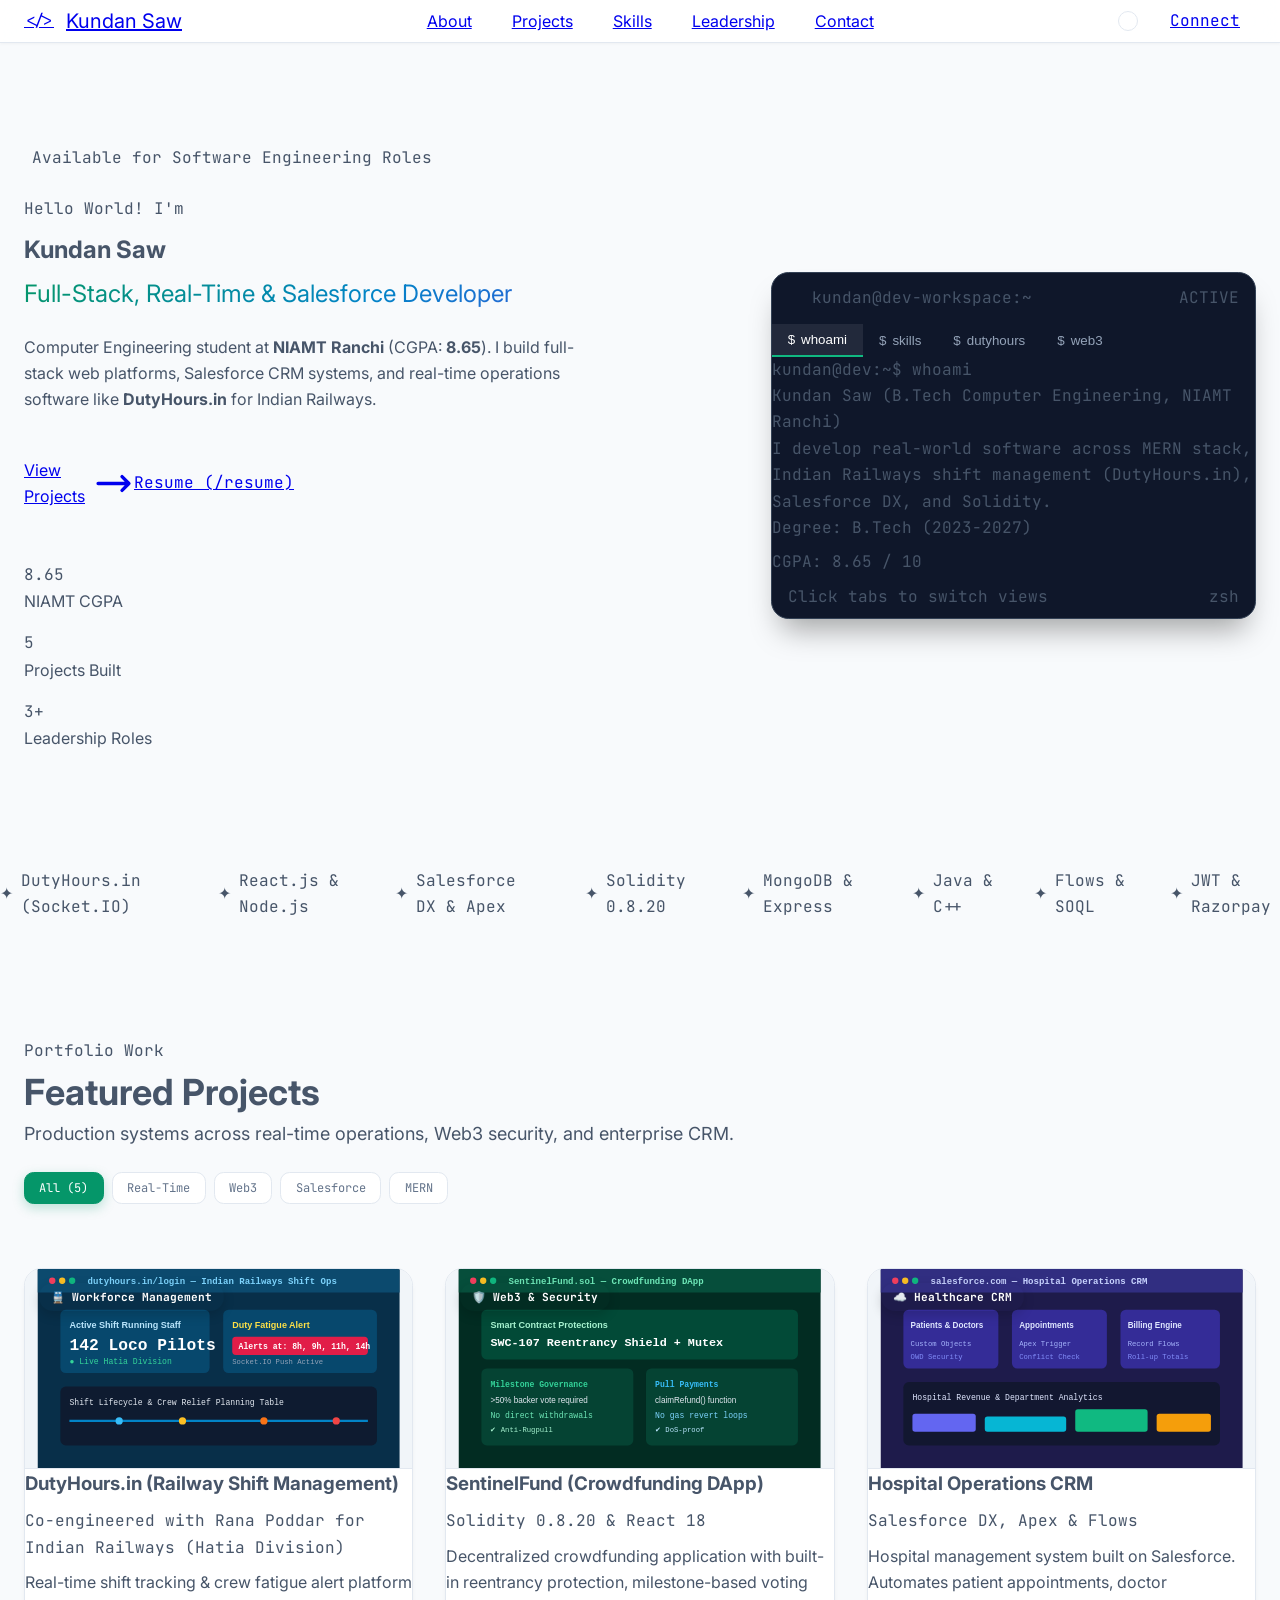
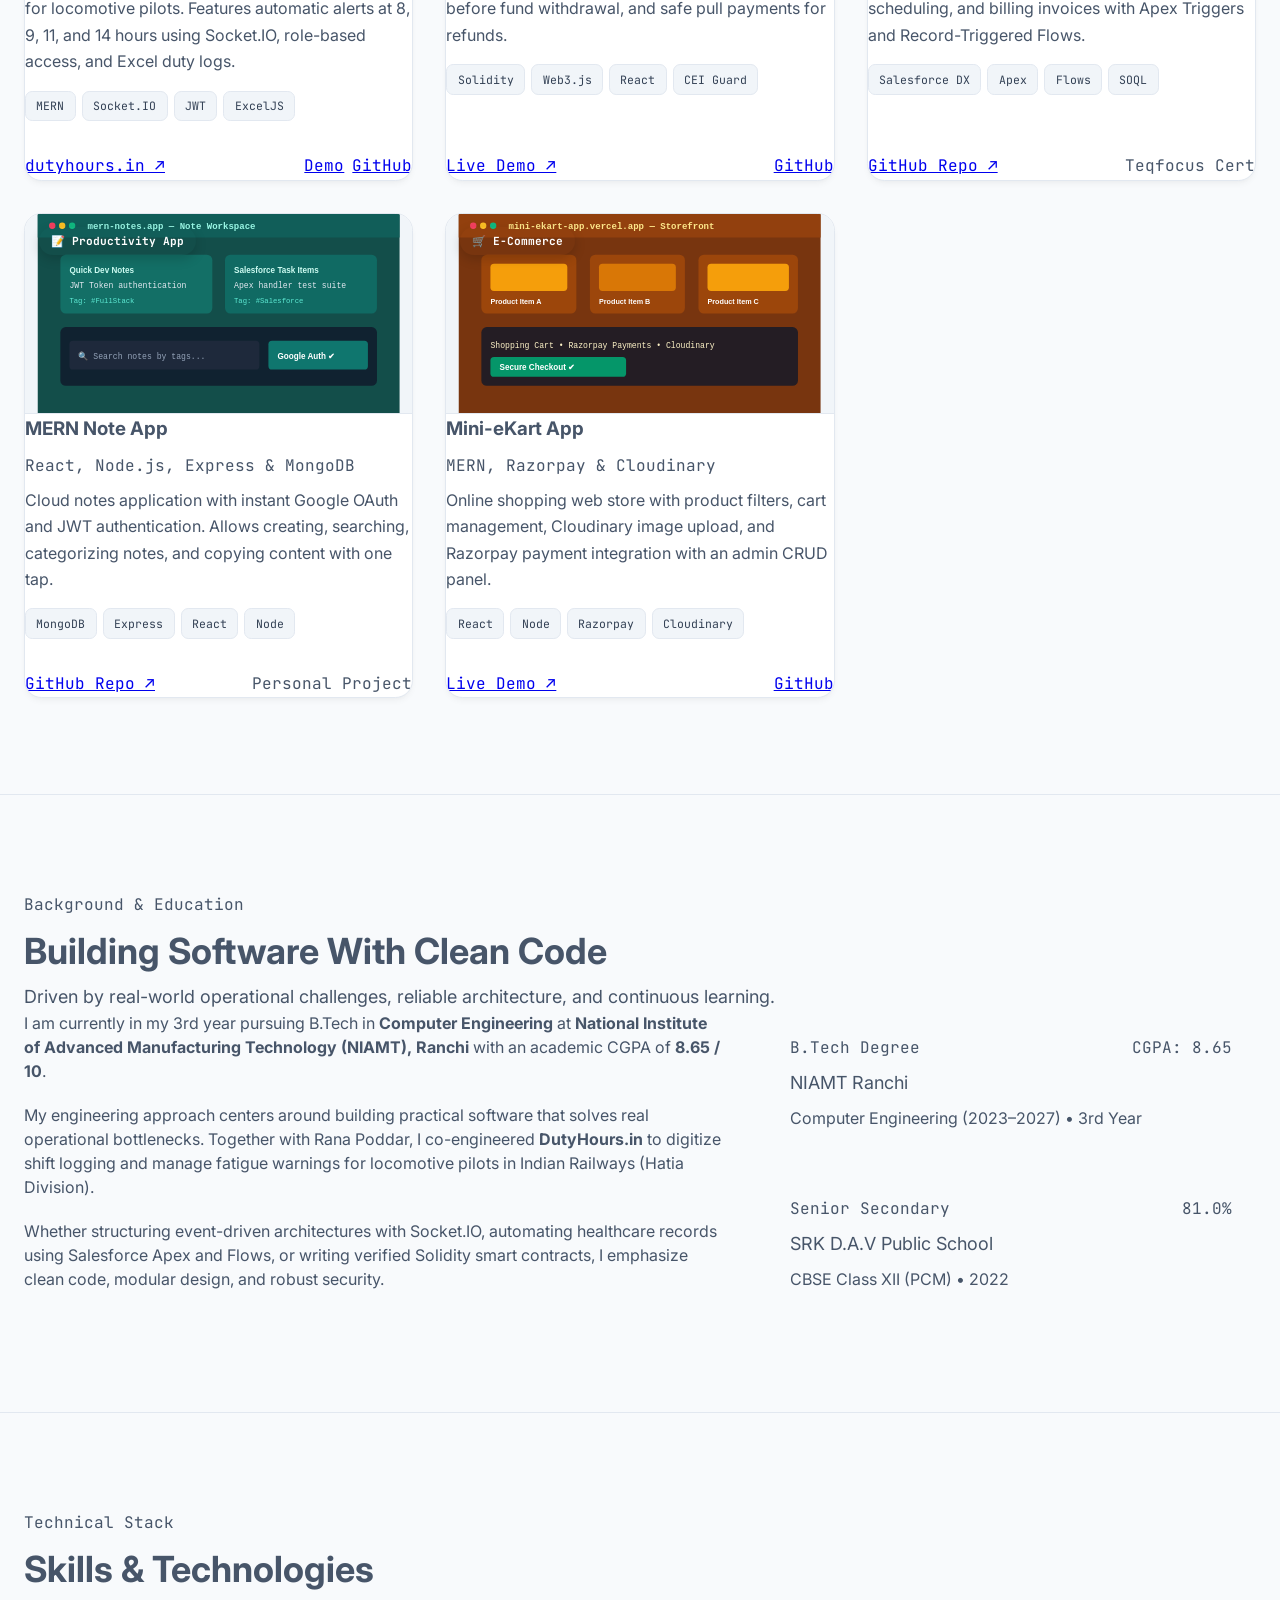
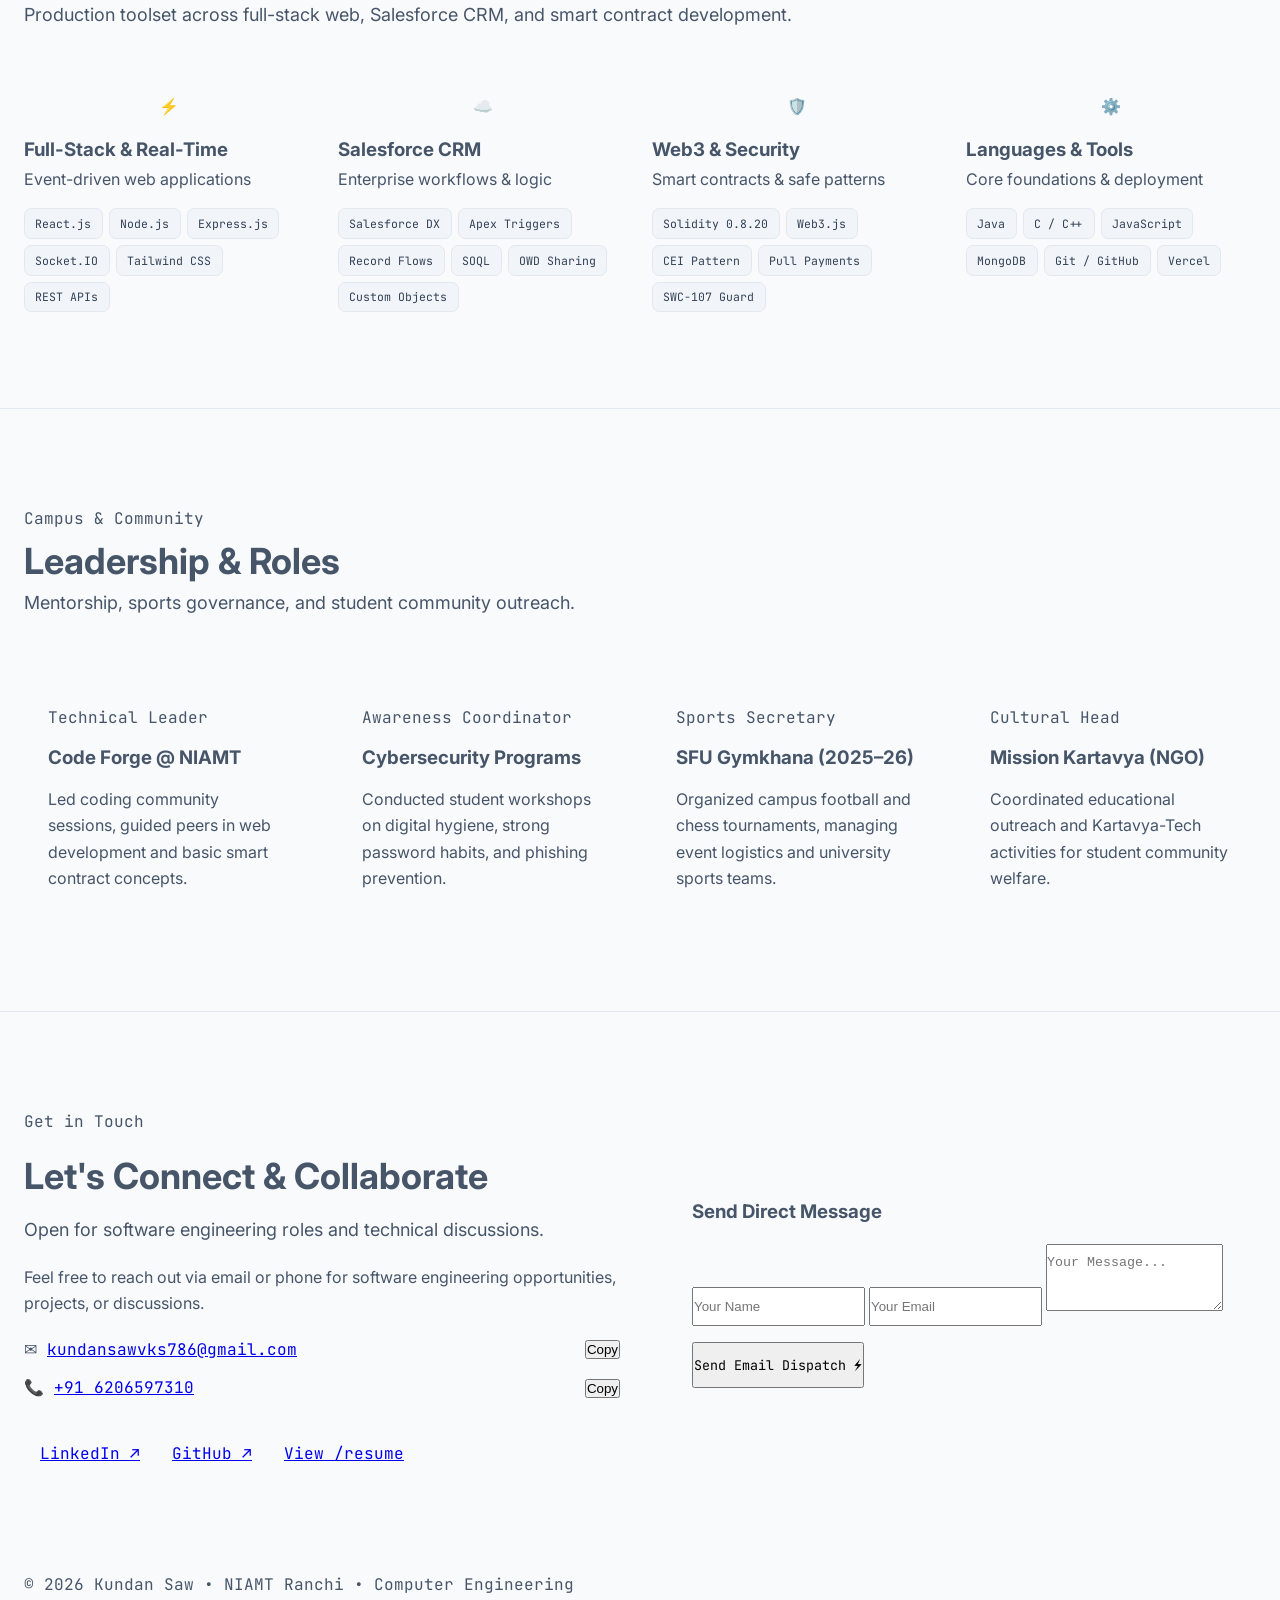
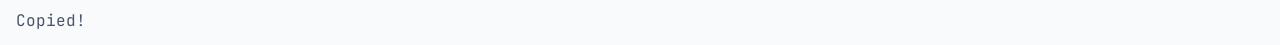
<file: index.html>
<!DOCTYPE html>
<html lang="en" class="scroll-smooth">
<head>
  <meta charset="UTF-8">
  <meta name="viewport" content="width=device-width, initial-scale=1.0">
  <title>Kundan Saw | Full-Stack & Salesforce Developer</title>
  
  <!-- SEO & OpenGraph -->
  <meta name="description" content="Portfolio of Kundan Saw: Computer Engineering at NIAMT Ranchi, building scalable web apps, Salesforce systems, and real-time platforms like DutyHours.in.">
  <meta name="author" content="Kundan Saw">
  
  <meta property="og:type" content="website">
  <meta property="og:url" content="https://kundan62065.github.io/">
  <link rel="canonical" href="https://kundan62065.github.io/">
  <meta property="og:title" content="Kundan Saw | Portfolio">
  <meta property="og:description" content="Projects include DutyHours.in (Railway Shift Management), SentinelFund Web3 DApp, and Salesforce Hospital CRM.">

  <!-- Favicon -->
  <link rel="icon" href="data:image/svg+xml,<svg xmlns=%22http://www.w3.org/2000/svg%22 viewBox=%220%22%20%22100%22%20%22100%22><text y=%22.9em%22 font-size=%2290%22>⚡</text></svg>">

  <!-- Fonts: Inter & JetBrains Mono -->
  <link rel="preconnect" href="https://fonts.googleapis.com">
  <link rel="preconnect" href="https://fonts.gstatic.com" crossorigin>
  <link href="https://fonts.googleapis.com/css2?family=Inter:wght@400;500;600;700;800&family=JetBrains+Mono:wght@400;500;600;700&display=swap" rel="stylesheet">

  <link rel="stylesheet" href="styles.css">
</head>
<body>

  <!-- STICKY HEADER (Neat, clean, and properly spaced) -->
  <header id="mainHeader">
    <div class="max-w-7xl mx-auto px-6 sm:px-8 lg:px-12 h-20 flex items-center justify-between">
      
      <!-- Brand Logo (Clean: No extra developer portfolio subtitle) -->
      <a href="#hero" class="flex items-center gap-3 group">
        <span class="w-10 h-10 rounded-xl bg-emerald-500/10 border border-emerald-500/30 flex items-center justify-center font-mono font-bold text-emerald-600 dark:text-emerald-400 text-sm group-hover:scale-105 transition-transform shadow-sm">
          &lt;/&gt;
        </span>
        <span class="font-extrabold text-lg sm:text-xl tracking-tight text-slate-900 dark:text-white">
          Kundan Saw
        </span>
      </a>

      <!-- Desktop Nav (Clean generous spacing) -->
      <nav class="hidden md:flex items-center gap-10 text-sm font-semibold text-slate-600 dark:text-slate-300">
        <a href="#about" class="hover:text-emerald-600 dark:hover:text-emerald-400 transition-colors">About</a>
        <a href="#projects" class="hover:text-emerald-600 dark:hover:text-emerald-400 transition-colors">Projects</a>
        <a href="#skills" class="hover:text-emerald-600 dark:hover:text-emerald-400 transition-colors">Skills</a>
        <a href="#leadership" class="hover:text-emerald-600 dark:hover:text-emerald-400 transition-colors">Leadership</a>
        <a href="#contact" class="hover:text-emerald-600 dark:hover:text-emerald-400 transition-colors">Contact</a>
      </nav>

      <!-- Right Header Actions (Spaced & Aligned) -->
      <div class="flex items-center gap-4 sm:gap-5">
        
        <!-- Day / Night Toggle Button -->
        <button id="themeToggleBtn" class="theme-toggle-btn" aria-label="Toggle Day and Night theme" title="Toggle Light / Dark mode">
          <!-- Sun Icon (Shown in Dark Mode) -->
          <svg id="sunIcon" class="w-5 h-5 text-amber-400 hidden" fill="none" stroke="currentColor" viewBox="0 0 24 24">
            <path stroke-linecap="round" stroke-linejoin="round" stroke-width="2" d="M12 3v1m0 16v1m9-9h-1M4 9H3m15.364 6.364l-.707-.707M6.343 6.343l-.707-.707m12.728 0l-.707.707M6.343 17.657l-.707.707M16 12a4 4 0 11-8 0 4 4 0 018 0z"></path>
          </svg>
          <!-- Moon Icon (Shown in Light Mode) -->
          <svg id="moonIcon" class="w-5 h-5 text-slate-700" fill="none" stroke="currentColor" viewBox="0 0 24 24">
            <path stroke-linecap="round" stroke-linejoin="round" stroke-width="2" d="M20.354 15.354A9 9 0 018.646 3.646 9.003 9.003 0 0012 21a9.003 9.003 0 008.354-5.646z"></path>
          </svg>
        </button>

        <a href="resume.html" class="hidden sm:inline-flex px-4 py-2 text-xs font-mono font-bold rounded-lg border border-slate-300 dark:border-slate-700 bg-white dark:bg-slate-800 text-slate-800 dark:text-slate-200 hover:border-emerald-500 shadow-sm transition-all">
          /resume
        </a>

        <a href="#contact" class="px-4 py-2 text-xs font-bold rounded-lg bg-emerald-600 hover:bg-emerald-700 text-white font-mono shadow-sm transition-all">
          Connect
        </a>

        <!-- Mobile Menu Toggle -->
        <button id="mobileMenuBtn" class="md:hidden p-2 rounded-lg border border-slate-200 dark:border-slate-800 text-slate-700 dark:text-slate-300">
          <svg class="w-5 h-5" fill="none" stroke="currentColor" viewBox="0 0 24 24">
            <path stroke-linecap="round" stroke-linejoin="round" stroke-width="2" d="M4 6h16M4 12h16M4 18h16"></path>
          </svg>
        </button>

      </div>

    </div>

    <!-- Mobile Drawer -->
    <div id="mobileDrawer" class="hidden md:hidden px-6 pt-3 pb-5 bg-white dark:bg-slate-900 border-b border-slate-200 dark:border-slate-800 space-y-3 text-sm font-semibold">
      <a href="#about" class="block py-1 text-slate-700 dark:text-slate-300 hover:text-emerald-600">About</a>
      <a href="#projects" class="block py-1 text-slate-700 dark:text-slate-300 hover:text-emerald-600">Projects</a>
      <a href="#skills" class="block py-1 text-slate-700 dark:text-slate-300 hover:text-emerald-600">Skills</a>
      <a href="#leadership" class="block py-1 text-slate-700 dark:text-slate-300 hover:text-emerald-600">Leadership</a>
      <a href="#contact" class="block py-1 text-slate-700 dark:text-slate-300 hover:text-emerald-600">Contact</a>
      <a href="resume.html" class="block py-1 text-emerald-600 font-mono">View /resume.html</a>
    </div>
  </header>

  <main>

    <!-- HERO SECTION -->
    <section id="hero" class="max-w-7xl mx-auto px-6 sm:px-8 lg:px-12 py-16 lg:py-24">
      <div class="grid grid-cols-1 lg:grid-cols-12 gap-12 lg:gap-16 items-center">
        
        <!-- Left Hero Content -->
        <div class="lg:col-span-7 space-y-6">
          
          <div class="inline-flex items-center gap-2 px-3.5 py-1.5 rounded-full bg-emerald-500/10 border border-emerald-500/25 text-emerald-700 dark:text-emerald-400 text-xs font-mono font-bold tracking-wide">
            <span class="w-2.5 h-2.5 rounded-full bg-emerald-600 dark:bg-emerald-400"></span>
            Available for Software Engineering Roles
          </div>

          <div class="space-y-2">
            <p class="font-mono text-sm text-slate-500 dark:text-slate-400 font-medium">Hello World! I'm</p>
            <h1 class="text-4xl sm:text-5xl font-extrabold text-slate-900 dark:text-white tracking-tight">
              Kundan Saw
            </h1>
            <p class="text-xl sm:text-2xl font-bold gradient-text pt-1">
              Full-Stack, Real-Time &amp; Salesforce Developer
            </p>
          </div>

          <p class="text-base text-slate-600 dark:text-slate-300 leading-relaxed max-w-xl">
            Computer Engineering student at <strong>NIAMT Ranchi</strong> (CGPA: <strong>8.65</strong>). I build full-stack web platforms, Salesforce CRM systems, and real-time operations software like <strong>DutyHours.in</strong> for Indian Railways.
          </p>

          <!-- Action Buttons -->
          <div class="flex flex-wrap items-center gap-3.5 pt-2">
            <a href="#projects" class="px-5 py-3 rounded-xl bg-emerald-600 hover:bg-emerald-700 text-white font-bold text-xs sm:text-sm tracking-wide shadow-sm transition-all flex items-center gap-2">
              <span>View Projects</span>
              <svg class="w-4 h-4" fill="none" stroke="currentColor" viewBox="0 0 24 24"><path stroke-linecap="round" stroke-linejoin="round" stroke-width="2" d="M17 8l4 4m0 0l-4 4m4-4H3"></path></svg>
            </a>

            <a href="resume.html" class="px-5 py-3 rounded-xl border border-slate-300 dark:border-slate-700 bg-white dark:bg-slate-800 text-slate-800 dark:text-slate-200 hover:border-emerald-500 font-mono text-xs sm:text-sm font-semibold transition-all">
              Resume (/resume)
            </a>

            <a href="https://github.com/Kundan62065" target="_blank" rel="noopener noreferrer" class="p-3 rounded-xl border border-slate-300 dark:border-slate-700 bg-white dark:bg-slate-800 text-slate-700 dark:text-slate-200 hover:text-black dark:hover:text-white transition-all" aria-label="GitHub">
              <svg class="w-5 h-5 fill-current" viewBox="0 0 24 24"><path d="M12 0C5.37 0 0 5.37 0 12c0 5.31 3.435 9.795 8.205 11.385.6.105.825-.255.825-.57 0-.285-.015-1.23-.015-2.235-3.015.555-3.795-.735-4.035-1.41-.135-.345-.72-1.41-1.23-1.695-.42-.225-1.02-.78-.015-.795.945-.015 1.62.87 1.845 1.23 1.08 1.815 2.805 1.305 3.495.99.105-.78.42-1.305.765-1.605-2.67-.3-5.46-1.335-5.46-5.925 0-1.305.465-2.385 1.23-3.225-.12-.3-.54-1.53.12-3.18 0 0 1.005-.315 3.3 1.23.96-.27 1.98-.405 3-.405s2.04.135 3 .405c2.295-1.56 3.3-1.23 3.3-1.23.66 1.65.24 2.88.12 3.18.765.84 1.23 1.905 1.23 3.225 0 4.605-2.805 5.625-5.475 5.925.435.375.81 1.095.81 2.22 0 1.605-.015 2.895-.015 3.3 0 .315.225.69.825.57A12.02 12.02 0 0024 12c0-6.63-5.37-12-12-12z"/></svg>
            </a>

            <a href="https://www.linkedin.com/in/kundan-saw-35a604284/" target="_blank" rel="noopener noreferrer" class="p-3 rounded-xl border border-slate-300 dark:border-slate-700 bg-white dark:bg-slate-800 text-slate-700 dark:text-slate-200 hover:text-black dark:hover:text-white transition-all" aria-label="LinkedIn">
              <svg class="w-5 h-5 fill-current" viewBox="0 0 24 24"><path d="M19 0h-14c-2.761 0-5 2.239-5 5v14c0 2.761 2.239 5 5 5h14c2.762 0 5-2.239 5-5v-14c0-2.761-2.238-5-5-5zm-11 19h-3v-11h3v11zm-1.5-12.268c-.966 0-1.75-.79-1.75-1.764s.784-1.764 1.75-1.764 1.75.79 1.75 1.764-.783 1.764-1.75 1.764zm13.5 12.268h-3v-5.604c0-3.368-4-3.113-4 0v5.604h-3v-11h3v1.765c1.396-2.586 7-2.777 7 2.476v6.759z"/></svg>
            </a>

            <a href="https://leetcode.com/u/Kundan_kumar-saw0/" target="_blank" rel="noopener noreferrer" class="p-3 rounded-xl border border-slate-300 dark:border-slate-700 bg-white dark:bg-slate-800 text-slate-700 dark:text-slate-200 hover:text-amber-500 transition-all" aria-label="LeetCode">
              <svg class="w-5 h-5 fill-current" viewBox="0 0 24 24"><path d="M13.483 0a1.374 1.374 0 0 0-.961.438L7.116 6.226l-3.854 4.126a5.266 5.266 0 0 0-1.209 2.104 5.35 5.35 0 0 0-.125.513 5.527 5.527 0 0 0 .062 2.362 5.83 5.83 0 0 0 .349 1.017 5.938 5.938 0 0 0 1.271 1.818l4.277 4.193.039.038c2.248 2.165 5.852 2.133 8.063-.074l2.396-2.392c.54-.54.54-1.414.003-1.955a1.378 1.378 0 0 0-1.951-.003l-2.396 2.392a3.021 3.021 0 0 1-4.205.038l-.02-.019-4.276-4.193c-.652-.64-.972-1.469-.948-2.263a2.68 2.68 0 0 1 .666-1.795l3.774-4.04 4.346-4.652c.546-.546.546-1.43 0-1.976A1.378 1.378 0 0 0 13.483 0zm-2.88 5.9a1.376 1.376 0 0 0-1.023.55L4.472 11.9a1.38 1.38 0 1 0 2.062 1.834l5.108-5.45a1.378 1.378 0 0 0-1.039-2.384z"/></svg>
            </a>
          </div>

          <!-- Quick Stats -->
          <div class="grid grid-cols-3 gap-4 pt-4 border-t border-slate-200 dark:border-slate-800">
            <div class="p-3.5 rounded-xl bg-white dark:bg-slate-800 border border-slate-200 dark:border-slate-700 shadow-sm">
              <div class="text-2xl font-bold font-mono text-emerald-600 dark:text-emerald-400">8.65</div>
              <div class="text-xs text-slate-500 dark:text-slate-400 font-medium mt-0.5">NIAMT CGPA</div>
            </div>
            <div class="p-3.5 rounded-xl bg-white dark:bg-slate-800 border border-slate-200 dark:border-slate-700 shadow-sm">
              <div class="text-2xl font-bold font-mono text-cyan-600 dark:text-cyan-400">5</div>
              <div class="text-xs text-slate-500 dark:text-slate-400 font-medium mt-0.5">Projects Built</div>
            </div>
            <div class="p-3.5 rounded-xl bg-white dark:bg-slate-800 border border-slate-200 dark:border-slate-700 shadow-sm">
              <div class="text-2xl font-bold font-mono text-indigo-600 dark:text-indigo-400">3+</div>
              <div class="text-xs text-slate-500 dark:text-slate-400 font-medium mt-0.5">Leadership Roles</div>
            </div>
          </div>

        </div>

        <!-- Right Terminal Window (Interactive) -->
        <div class="lg:col-span-5">
          <div class="terminal-card">
            
            <!-- Terminal Header -->
            <div class="bg-[#1e293b] px-4 py-3 border-b border-slate-700 flex items-center justify-between">
              <div class="flex items-center gap-2">
                <span class="w-3 h-3 rounded-full bg-rose-500 inline-block"></span>
                <span class="w-3 h-3 rounded-full bg-amber-500 inline-block"></span>
                <span class="w-3 h-3 rounded-full bg-emerald-500 inline-block"></span>
                <span class="ml-2 font-mono text-xs text-slate-300">kundan@dev-workspace:~</span>
              </div>
              <span class="font-mono text-[10px] text-emerald-400 bg-emerald-950/60 px-2 py-0.5 rounded border border-emerald-500/30">
                ACTIVE
              </span>
            </div>

            <!-- Terminal Tabs -->
            <div class="flex border-b border-slate-700 bg-[#0f172a] text-xs font-mono">
              <button class="terminal-tab active px-4 py-2 border-r border-slate-700 flex items-center gap-1.5" data-tab="whoami">
                <span class="text-emerald-400">$</span> whoami
              </button>
              <button class="terminal-tab px-4 py-2 border-r border-slate-700 flex items-center gap-1.5" data-tab="skills">
                <span class="text-cyan-400">$</span> skills
              </button>
              <button class="terminal-tab px-4 py-2 border-r border-slate-700 flex items-center gap-1.5" data-tab="railway">
                <span class="text-amber-400">$</span> dutyhours
              </button>
              <button class="terminal-tab px-4 py-2 flex items-center gap-1.5" data-tab="audit">
                <span class="text-indigo-400">$</span> web3
              </button>
            </div>

            <!-- Terminal Screen -->
            <div class="p-5 font-mono text-xs text-slate-200 min-h-[220px]" id="terminalScreen">
              <div class="space-y-2.5">
                <div class="text-slate-400">
                  <span class="text-emerald-400">kundan@dev</span>:<span class="text-cyan-400">~</span>$ whoami
                </div>
                <div class="text-emerald-300 font-semibold text-sm">
                  Kundan Saw (B.Tech Computer Engineering, NIAMT Ranchi)
                </div>
                <p class="text-slate-300 leading-relaxed text-xs">
                  I develop real-world software across MERN stack, Indian Railways shift management (DutyHours.in), Salesforce DX, and Solidity.
                </p>
                <div class="grid grid-cols-2 gap-2 text-xs pt-1 border-t border-slate-800 text-slate-400">
                  <div>Degree: B.Tech (2023-2027)</div>
                  <div>CGPA: 8.65 / 10</div>
                </div>
              </div>
            </div>

            <div class="bg-[#1e293b] px-4 py-2 border-t border-slate-700 flex items-center justify-between text-[11px] font-mono text-slate-400">
              <span>Click tabs to switch views</span>
              <span class="text-emerald-400 font-semibold">zsh</span>
            </div>

          </div>
        </div>

      </div>
    </section>

    <!-- TECH TICKER MARQUEE -->
    <section class="py-5 border-y border-slate-200 dark:border-slate-800 bg-white dark:bg-slate-900 overflow-hidden shadow-sm">
      <div class="flex whitespace-nowrap animate-marquee gap-10 text-xs font-mono font-medium text-slate-600 dark:text-slate-300">
        <span class="flex items-center gap-2"><span class="text-emerald-600 font-bold">✦</span> DutyHours.in (Socket.IO)</span>
        <span class="flex items-center gap-2"><span class="text-cyan-600 font-bold">✦</span> React.js &amp; Node.js</span>
        <span class="flex items-center gap-2"><span class="text-indigo-600 font-bold">✦</span> Salesforce DX &amp; Apex</span>
        <span class="flex items-center gap-2"><span class="text-emerald-600 font-bold">✦</span> Solidity 0.8.20</span>
        <span class="flex items-center gap-2"><span class="text-cyan-600 font-bold">✦</span> MongoDB &amp; Express</span>
        <span class="flex items-center gap-2"><span class="text-indigo-600 font-bold">✦</span> Java &amp; C++</span>
        <span class="flex items-center gap-2"><span class="text-emerald-600 font-bold">✦</span> Flows &amp; SOQL</span>
        <span class="flex items-center gap-2"><span class="text-cyan-600 font-bold">✦</span> JWT &amp; Razorpay</span>
      </div>
    </section>

    <!-- SECTION 1: FEATURED PROJECTS (TUDDU CARDS) -->
    <section id="projects" class="max-w-7xl mx-auto px-6 sm:px-8 lg:px-12 py-24 sm:py-28">
      
      <!-- Section Header with Distinct Title & Subtitle Colors -->
      <div class="flex flex-col md:flex-row md:items-end justify-between gap-6 mb-16">
        <div class="space-y-2">
          <span class="inline-flex items-center gap-1.5 px-3 py-1 rounded-full bg-emerald-50 dark:bg-emerald-950/60 border border-emerald-200 dark:border-emerald-800 text-emerald-700 dark:text-emerald-400 font-mono text-xs font-bold uppercase tracking-wider">
            Portfolio Work
          </span>
          <h2 class="text-3xl sm:text-4xl font-extrabold text-slate-900 dark:text-white tracking-tight">
            Featured Projects
          </h2>
          <!-- Subtitle in Distinct Color (Cyan) -->
          <p class="text-cyan-700 dark:text-cyan-400 font-medium text-base sm:text-lg">
            Production systems across real-time operations, Web3 security, and enterprise CRM.
          </p>
        </div>

        <!-- Filter Tabs -->
        <div class="flex flex-wrap items-center gap-2 font-mono text-xs" id="projectFilter">
          <button class="filter-btn active" data-filter="all">All (5)</button>
          <button class="filter-btn" data-filter="realtime">Real-Time</button>
          <button class="filter-btn" data-filter="web3">Web3</button>
          <button class="filter-btn" data-filter="salesforce">Salesforce</button>
          <button class="filter-btn" data-filter="mern">MERN</button>
        </div>
      </div>

      <!-- Projects Grid (Tuddu Style with Generous Gaps) -->
      <div class="grid grid-cols-1 md:grid-cols-2 lg:grid-cols-3 gap-8 sm:gap-10">

        <!-- 1. TUDDU: DUTYHOURS.IN (RAILWAYS SHIFT MANAGEMENT) -->
        <div class="tuddu-card group" data-category="realtime">
          
          <div class="tuddu-pic-box">
            <span class="toast-badge bg-cyan-600">
              🚆 Workforce Management
            </span>

            <svg class="tuddu-preview-svg" viewBox="0 0 400 220" fill="none" xmlns="http://www.w3.org/2000/svg">
              <rect width="400" height="220" fill="#082f49"/>
              <rect x="0" y="0" width="400" height="26" fill="#0c4a6e"/>
              <circle cx="16" cy="13" r="3.5" fill="#f43f5e"/>
              <circle cx="27" cy="13" r="3.5" fill="#fbbf24"/>
              <circle cx="38" cy="13" r="3.5" fill="#10b981"/>
              <text x="55" y="17" fill="#7dd3fc" font-family="monospace" font-size="10" font-weight="bold">dutyhours.in/login — Indian Railways Shift Ops</text>
              
              <rect x="25" y="45" width="165" height="70" rx="6" fill="#075985" opacity="0.6"/>
              <text x="35" y="65" fill="#bae6fd" font-family="sans-serif" font-size="10" font-weight="bold">Active Shift Running Staff</text>
              <text x="35" y="90" fill="#ffffff" font-family="monospace" font-size="18" font-weight="bold">142 Loco Pilots</text>
              <text x="35" y="105" fill="#34d399" font-family="monospace" font-size="9">● Live Hatia Division</text>

              <rect x="205" y="45" width="170" height="70" rx="6" fill="#075985" opacity="0.6"/>
              <text x="215" y="65" fill="#fde047" font-family="sans-serif" font-size="10" font-weight="bold">Duty Fatigue Alert</text>
              <rect x="215" y="75" width="150" height="20" rx="4" fill="#e11d48"/>
              <text x="222" y="89" fill="#ffffff" font-family="monospace" font-size="9" font-weight="bold">Alerts at: 8h, 9h, 11h, 14h</text>
              <text x="215" y="105" fill="#94a3b8" font-family="monospace" font-size="8">Socket.IO Push Active</text>

              <rect x="25" y="130" width="350" height="65" rx="6" fill="#0f172a" opacity="0.8"/>
              <text x="35" y="150" fill="#e2e8f0" font-family="monospace" font-size="9">Shift Lifecycle &amp; Crew Relief Planning Table</text>
              <line x1="35" y1="168" x2="365" y2="168" stroke="#0284c7" stroke-width="2.5"/>
              <circle cx="90" cy="168" r="4" fill="#38bdf8"/>
              <circle cx="160" cy="168" r="4" fill="#fbbf24"/>
              <circle cx="250" cy="168" r="4" fill="#f97316"/>
              <circle cx="330" cy="168" r="4" fill="#ef4444"/>
            </svg>
          </div>

          <div class="p-6 flex-1 flex flex-col justify-between space-y-4">
            <div class="space-y-2">
              <h3 class="text-lg font-bold text-slate-900 dark:text-white group-hover:text-cyan-600 transition-colors">
                DutyHours.in (Railway Shift Management)
              </h3>
              <!-- Subtitle in Distinct Color (Cyan) -->
              <p class="text-xs text-cyan-700 dark:text-cyan-400 font-mono font-semibold">
                Co-engineered with Rana Poddar for Indian Railways (Hatia Division)
              </p>
              <p class="text-xs sm:text-sm text-slate-600 dark:text-slate-300 leading-relaxed">
                Real-time shift tracking &amp; crew fatigue alert platform for locomotive pilots. Features automatic alerts at 8, 9, 11, and 14 hours using Socket.IO, role-based access, and Excel duty logs.
              </p>

              <div class="flex flex-wrap gap-1.5 pt-2">
                <span class="skill-tag">MERN</span>
                <span class="skill-tag">Socket.IO</span>
                <span class="skill-tag">JWT</span>
                <span class="skill-tag">ExcelJS</span>
              </div>
            </div>

            <div class="pt-4 border-t border-slate-100 dark:border-slate-800 flex items-center justify-between">
              <a href="https://www.dutyhours.in/login" target="_blank" rel="noopener noreferrer" class="px-3.5 py-1.5 rounded-lg bg-cyan-600 hover:bg-cyan-700 text-white font-mono font-bold text-xs flex items-center gap-1.5 shadow-sm transition-all">
                <span>dutyhours.in ↗</span>
              </a>
              <div class="flex items-center gap-2">
                <a href="https://liver-frontend-eight.vercel.app/" target="_blank" rel="noopener noreferrer" class="px-2.5 py-1 rounded-md border border-slate-200 dark:border-slate-700 text-slate-700 dark:text-slate-300 font-mono text-[11px] hover:text-black dark:hover:text-white">
                  Demo
                </a>
                <a href="https://github.com/Kundan62065/R_frontend" target="_blank" rel="noopener noreferrer" class="px-2.5 py-1 rounded-md border border-slate-200 dark:border-slate-700 text-slate-700 dark:text-slate-300 font-mono text-[11px] hover:text-black dark:hover:text-white">
                  GitHub
                </a>
              </div>
            </div>

          </div>
        </div>

        <!-- 2. TUDDU: SENTINELFUND (WEB3 DAPP) -->
        <div class="tuddu-card group" data-category="web3">
          
          <div class="tuddu-pic-box">
            <span class="toast-badge bg-emerald-600">
              🛡️ Web3 &amp; Security
            </span>

            <svg class="tuddu-preview-svg" viewBox="0 0 400 220" fill="none" xmlns="http://www.w3.org/2000/svg">
              <rect width="400" height="220" fill="#022c22"/>
              <rect x="0" y="0" width="400" height="26" fill="#064e3b"/>
              <circle cx="16" cy="13" r="3.5" fill="#f43f5e"/>
              <circle cx="27" cy="13" r="3.5" fill="#fbbf24"/>
              <circle cx="38" cy="13" r="3.5" fill="#10b981"/>
              <text x="55" y="17" fill="#6ee7b7" font-family="monospace" font-size="10" font-weight="bold">SentinelFund.sol — Crowdfunding DApp</text>

              <rect x="25" y="45" width="350" height="55" rx="6" fill="#047857" opacity="0.4"/>
              <text x="35" y="65" fill="#a7f3d0" font-family="sans-serif" font-size="10" font-weight="bold">Smart Contract Protections</text>
              <text x="35" y="85" fill="#ffffff" font-family="monospace" font-size="13" font-weight="bold">SWC-107 Reentrancy Shield + Mutex</text>

              <rect x="25" y="110" width="168" height="85" rx="6" fill="#064e3b" opacity="0.7"/>
              <text x="35" y="130" fill="#34d399" font-family="monospace" font-size="9" font-weight="bold">Milestone Governance</text>
              <text x="35" y="148" fill="#e2e8f0" font-family="sans-serif" font-size="9">&gt;50% backer vote required</text>
              <text x="35" y="165" fill="#6ee7b7" font-family="monospace" font-size="9">No direct withdrawals</text>
              <text x="35" y="180" fill="#a7f3d0" font-family="monospace" font-size="8">✔ Anti-Rugpull</text>

              <rect x="207" y="110" width="168" height="85" rx="6" fill="#064e3b" opacity="0.7"/>
              <text x="217" y="130" fill="#38bdf8" font-family="monospace" font-size="9" font-weight="bold">Pull Payments</text>
              <text x="217" y="148" fill="#e2e8f0" font-family="sans-serif" font-size="9">claimRefund() function</text>
              <text x="217" y="165" fill="#7dd3fc" font-family="monospace" font-size="9">No gas revert loops</text>
              <text x="217" y="180" fill="#bae6fd" font-family="monospace" font-size="8">✔ DoS-proof</text>
            </svg>
          </div>

          <div class="p-6 flex-1 flex flex-col justify-between space-y-4">
            <div class="space-y-2">
              <h3 class="text-lg font-bold text-slate-900 dark:text-white group-hover:text-emerald-600 transition-colors">
                SentinelFund (Crowdfunding DApp)
              </h3>
              <!-- Subtitle in Distinct Color (Emerald) -->
              <p class="text-xs text-emerald-700 dark:text-emerald-400 font-mono font-semibold">
                Solidity 0.8.20 &amp; React 18
              </p>
              <p class="text-xs sm:text-sm text-slate-600 dark:text-slate-300 leading-relaxed">
                Decentralized crowdfunding application with built-in reentrancy protection, milestone-based voting before fund withdrawal, and safe pull payments for refunds.
              </p>

              <div class="flex flex-wrap gap-1.5 pt-2">
                <span class="skill-tag">Solidity</span>
                <span class="skill-tag">Web3.js</span>
                <span class="skill-tag">React</span>
                <span class="skill-tag">CEI Guard</span>
              </div>
            </div>

            <div class="pt-4 border-t border-slate-100 dark:border-slate-800 flex items-center justify-between">
              <a href="https://kundan62065.github.io/crowdfunding-dapp/" target="_blank" rel="noopener noreferrer" class="px-3.5 py-1.5 rounded-lg bg-emerald-600 hover:bg-emerald-700 text-white font-mono font-bold text-xs flex items-center gap-1.5 shadow-sm transition-all">
                <span>Live Demo ↗</span>
              </a>
              <div class="flex items-center gap-2">
                <a href="https://github.com/Kundan62065/crowdfunding-dapp" target="_blank" rel="noopener noreferrer" class="px-2.5 py-1 rounded-md border border-slate-200 dark:border-slate-700 text-slate-700 dark:text-slate-300 font-mono text-[11px] hover:text-black dark:hover:text-white">
                  GitHub
                </a>
              </div>
            </div>

          </div>
        </div>

        <!-- 3. TUDDU: SALESFORCE HOSPITAL MANAGEMENT CRM -->
        <div class="tuddu-card group" data-category="salesforce">
          
          <div class="tuddu-pic-box">
            <span class="toast-badge bg-indigo-600">
              ☁️ Healthcare CRM
            </span>

            <svg class="tuddu-preview-svg" viewBox="0 0 400 220" fill="none" xmlns="http://www.w3.org/2000/svg">
              <rect width="400" height="220" fill="#1e1b4b"/>
              <rect x="0" y="0" width="400" height="26" fill="#312e81"/>
              <circle cx="16" cy="13" r="3.5" fill="#f43f5e"/>
              <circle cx="27" cy="13" r="3.5" fill="#fbbf24"/>
              <circle cx="38" cy="13" r="3.5" fill="#10b981"/>
              <text x="55" y="17" fill="#c7d2fe" font-family="monospace" font-size="10" font-weight="bold">salesforce.com — Hospital Operations CRM</text>

              <rect x="25" y="45" width="105" height="65" rx="6" fill="#4338ca" opacity="0.6"/>
              <text x="33" y="65" fill="#e0e7ff" font-family="sans-serif" font-size="9" font-weight="bold">Patients &amp; Doctors</text>
              <text x="33" y="85" fill="#a5b4fc" font-family="monospace" font-size="8">Custom Objects</text>
              <text x="33" y="100" fill="#818cf8" font-family="monospace" font-size="8">OWD Security</text>

              <rect x="145" y="45" width="105" height="65" rx="6" fill="#4338ca" opacity="0.6"/>
              <text x="153" y="65" fill="#e0e7ff" font-family="sans-serif" font-size="9" font-weight="bold">Appointments</text>
              <text x="153" y="85" fill="#a5b4fc" font-family="monospace" font-size="8">Apex Trigger</text>
              <text x="153" y="100" fill="#818cf8" font-family="monospace" font-size="8">Conflict Check</text>

              <rect x="265" y="45" width="110" height="65" rx="6" fill="#4338ca" opacity="0.6"/>
              <text x="273" y="65" fill="#e0e7ff" font-family="sans-serif" font-size="9" font-weight="bold">Billing Engine</text>
              <text x="273" y="85" fill="#a5b4fc" font-family="monospace" font-size="8">Record Flows</text>
              <text x="273" y="100" fill="#818cf8" font-family="monospace" font-size="8">Roll-up Totals</text>

              <rect x="25" y="125" width="350" height="70" rx="6" fill="#0f172a" opacity="0.8"/>
              <text x="35" y="145" fill="#e0e7ff" font-family="monospace" font-size="9">Hospital Revenue &amp; Department Analytics</text>
              <rect x="35" y="160" width="70" height="20" rx="3" fill="#6366f1"/>
              <rect x="115" y="163" width="90" height="17" rx="3" fill="#06b6d4"/>
              <rect x="215" y="155" width="80" height="25" rx="3" fill="#10b981"/>
              <rect x="305" y="160" width="60" height="20" rx="3" fill="#f59e0b"/>
            </svg>
          </div>

          <div class="p-6 flex-1 flex flex-col justify-between space-y-4">
            <div class="space-y-2">
              <h3 class="text-lg font-bold text-slate-900 dark:text-white group-hover:text-indigo-600 transition-colors">
                Hospital Operations CRM
              </h3>
              <!-- Subtitle in Distinct Color (Indigo) -->
              <p class="text-xs text-indigo-700 dark:text-indigo-400 font-mono font-semibold">
                Salesforce DX, Apex &amp; Flows
              </p>
              <p class="text-xs sm:text-sm text-slate-600 dark:text-slate-300 leading-relaxed">
                Hospital management system built on Salesforce. Automates patient appointments, doctor scheduling, and billing invoices with Apex Triggers and Record-Triggered Flows.
              </p>

              <div class="flex flex-wrap gap-1.5 pt-2">
                <span class="skill-tag">Salesforce DX</span>
                <span class="skill-tag">Apex</span>
                <span class="skill-tag">Flows</span>
                <span class="skill-tag">SOQL</span>
              </div>
            </div>

            <div class="pt-4 border-t border-slate-100 dark:border-slate-800 flex items-center justify-between">
              <a href="https://github.com/Kundan62065/Hospital-Management-Salesforce" target="_blank" rel="noopener noreferrer" class="px-3.5 py-1.5 rounded-lg bg-indigo-600 hover:bg-indigo-700 text-white font-mono font-bold text-xs flex items-center gap-1.5 shadow-sm transition-all">
                <span>GitHub Repo ↗</span>
              </a>
              <span class="text-slate-400 font-mono text-[11px]">Teqfocus Cert</span>
            </div>

          </div>
        </div>

        <!-- 4. TUDDU: MERN NOTE -->
        <div class="tuddu-card group" data-category="mern">
          
          <div class="tuddu-pic-box">
            <span class="toast-badge bg-teal-600">
              📝 Productivity App
            </span>

            <svg class="tuddu-preview-svg" viewBox="0 0 400 220" fill="none" xmlns="http://www.w3.org/2000/svg">
              <rect width="400" height="220" fill="#134e4a"/>
              <rect x="0" y="0" width="400" height="26" fill="#115e59"/>
              <circle cx="16" cy="13" r="3.5" fill="#f43f5e"/>
              <circle cx="27" cy="13" r="3.5" fill="#fbbf24"/>
              <circle cx="38" cy="13" r="3.5" fill="#10b981"/>
              <text x="55" y="17" fill="#99f6e4" font-family="monospace" font-size="10" font-weight="bold">mern-notes.app — Note Workspace</text>

              <rect x="25" y="45" width="168" height="65" rx="6" fill="#14b8a6" opacity="0.3"/>
              <text x="35" y="65" fill="#ccfbf1" font-family="sans-serif" font-size="9" font-weight="bold">Quick Dev Notes</text>
              <text x="35" y="82" fill="#e2e8f0" font-family="monospace" font-size="9">JWT Token authentication</text>
              <text x="35" y="98" fill="#5eead4" font-family="monospace" font-size="8">Tag: #FullStack</text>

              <rect x="207" y="45" width="168" height="65" rx="6" fill="#0d9488" opacity="0.4"/>
              <text x="217" y="65" fill="#ccfbf1" font-family="sans-serif" font-size="9" font-weight="bold">Salesforce Task Items</text>
              <text x="217" y="82" fill="#e2e8f0" font-family="monospace" font-size="9">Apex handler test suite</text>
              <text x="217" y="98" fill="#5eead4" font-family="monospace" font-size="8">Tag: #Salesforce</text>

              <rect x="25" y="125" width="350" height="65" rx="6" fill="#0f172a" opacity="0.8"/>
              <rect x="35" y="140" width="210" height="32" rx="4" fill="#1e293b"/>
              <text x="45" y="160" fill="#94a3b8" font-family="monospace" font-size="9">🔍 Search notes by tags...</text>
              <rect x="255" y="140" width="110" height="32" rx="4" fill="#0f766e"/>
              <text x="265" y="160" fill="#ffffff" font-family="sans-serif" font-size="9" font-weight="bold">Google Auth ✔</text>
            </svg>
          </div>

          <div class="p-6 flex-1 flex flex-col justify-between space-y-4">
            <div class="space-y-2">
              <h3 class="text-lg font-bold text-slate-900 dark:text-white group-hover:text-teal-600 transition-colors">
                MERN Note App
              </h3>
              <!-- Subtitle in Distinct Color (Teal) -->
              <p class="text-xs text-teal-700 dark:text-teal-400 font-mono font-semibold">
                React, Node.js, Express &amp; MongoDB
              </p>
              <p class="text-xs sm:text-sm text-slate-600 dark:text-slate-300 leading-relaxed">
                Cloud notes application with instant Google OAuth and JWT authentication. Allows creating, searching, categorizing notes, and copying content with one tap.
              </p>

              <div class="flex flex-wrap gap-1.5 pt-2">
                <span class="skill-tag">MongoDB</span>
                <span class="skill-tag">Express</span>
                <span class="skill-tag">React</span>
                <span class="skill-tag">Node</span>
              </div>
            </div>

            <div class="pt-4 border-t border-slate-100 dark:border-slate-800 flex items-center justify-between">
              <a href="https://github.com/Kundan62065/mern-jwt-notes-app" target="_blank" rel="noopener noreferrer" class="px-3.5 py-1.5 rounded-lg bg-teal-600 hover:bg-teal-700 text-white font-mono font-bold text-xs flex items-center gap-1.5 shadow-sm transition-all">
                <span>GitHub Repo ↗</span>
              </a>
              <span class="text-slate-400 font-mono text-[11px]">Personal Project</span>
            </div>

          </div>
        </div>

        <!-- 5. TUDDU: MINI EKART -->
        <div class="tuddu-card group" data-category="mern">
          
          <div class="tuddu-pic-box">
            <span class="toast-badge bg-amber-600">
              🛒 E-Commerce
            </span>

            <svg class="tuddu-preview-svg" viewBox="0 0 400 220" fill="none" xmlns="http://www.w3.org/2000/svg">
              <rect width="400" height="220" fill="#78350f"/>
              <rect x="0" y="0" width="400" height="26" fill="#92400e"/>
              <circle cx="16" cy="13" r="3.5" fill="#f43f5e"/>
              <circle cx="27" cy="13" r="3.5" fill="#fbbf24"/>
              <circle cx="38" cy="13" r="3.5" fill="#10b981"/>
              <text x="55" y="17" fill="#fde68a" font-family="monospace" font-size="10" font-weight="bold">mini-ekart-app.vercel.app — Storefront</text>

              <rect x="25" y="45" width="105" height="65" rx="6" fill="#b45309" opacity="0.6"/>
              <rect x="35" y="55" width="85" height="30" rx="4" fill="#f59e0b"/>
              <text x="35" y="100" fill="#ffffff" font-family="sans-serif" font-size="8" font-weight="bold">Product Item A</text>

              <rect x="145" y="45" width="105" height="65" rx="6" fill="#b45309" opacity="0.6"/>
              <rect x="155" y="55" width="85" height="30" rx="4" fill="#d97706"/>
              <text x="155" y="100" fill="#ffffff" font-family="sans-serif" font-size="8" font-weight="bold">Product Item B</text>

              <rect x="265" y="45" width="110" height="65" rx="6" fill="#b45309" opacity="0.6"/>
              <rect x="275" y="55" width="90" height="30" rx="4" fill="#f59e0b"/>
              <text x="275" y="100" fill="#ffffff" font-family="sans-serif" font-size="8" font-weight="bold">Product Item C</text>

              <rect x="25" y="125" width="350" height="65" rx="6" fill="#0f172a" opacity="0.8"/>
              <text x="35" y="148" fill="#fef3c7" font-family="monospace" font-size="9">Shopping Cart • Razorpay Payments • Cloudinary</text>
              <rect x="35" y="158" width="150" height="22" rx="4" fill="#059669"/>
              <text x="45" y="173" fill="#ffffff" font-family="sans-serif" font-size="9" font-weight="bold">Secure Checkout ✔</text>
            </svg>
          </div>

          <div class="p-6 flex-1 flex flex-col justify-between space-y-4">
            <div class="space-y-2">
              <h3 class="text-lg font-bold text-slate-900 dark:text-white group-hover:text-amber-600 transition-colors">
                Mini-eKart App
              </h3>
              <!-- Subtitle in Distinct Color (Amber) -->
              <p class="text-xs text-amber-700 dark:text-amber-400 font-mono font-semibold">
                MERN, Razorpay &amp; Cloudinary
              </p>
              <p class="text-xs sm:text-sm text-slate-600 dark:text-slate-300 leading-relaxed">
                Online shopping web store with product filters, cart management, Cloudinary image upload, and Razorpay payment integration with an admin CRUD panel.
              </p>

              <div class="flex flex-wrap gap-1.5 pt-2">
                <span class="skill-tag">React</span>
                <span class="skill-tag">Node</span>
                <span class="skill-tag">Razorpay</span>
                <span class="skill-tag">Cloudinary</span>
              </div>
            </div>

            <div class="pt-4 border-t border-slate-100 dark:border-slate-800 flex items-center justify-between">
              <a href="https://mini-ekart-app-wv57.vercel.app/" target="_blank" rel="noopener noreferrer" class="px-3.5 py-1.5 rounded-lg bg-amber-600 hover:bg-amber-700 text-white font-mono font-bold text-xs flex items-center gap-1.5 shadow-sm transition-all">
                <span>Live Demo ↗</span>
              </a>
              <a href="https://github.com/Kundan62065/MINI-EKART-APP" target="_blank" rel="noopener noreferrer" class="px-2.5 py-1 rounded-md border border-slate-200 dark:border-slate-700 text-slate-700 dark:text-slate-300 font-mono text-[11px] hover:text-black dark:hover:text-white">
                GitHub
              </a>
            </div>

          </div>
        </div>

      </div>
    </section>

    <!-- SECTION 2: ABOUT SECTION -->
    <section id="about" class="section-divider py-24 sm:py-28">
      <div class="max-w-7xl mx-auto px-6 sm:px-8 lg:px-12">
        <div class="max-w-3xl space-y-3 mb-14">
          <span class="inline-flex items-center gap-1.5 px-3 py-1 rounded-full bg-indigo-50 dark:bg-indigo-950/60 border border-indigo-200 dark:border-indigo-800 text-indigo-700 dark:text-indigo-400 font-mono text-xs font-bold uppercase tracking-wider">
            Background &amp; Education
          </span>
          <h2 class="text-3xl sm:text-4xl font-extrabold text-slate-900 dark:text-white tracking-tight">
            Building Software With Clean Code
          </h2>
          <!-- Subtitle in Distinct Color (Indigo) -->
          <p class="text-indigo-600 dark:text-indigo-400 font-semibold text-base sm:text-lg">
            Driven by real-world operational challenges, reliable architecture, and continuous learning.
          </p>
        </div>

        <div class="grid grid-cols-1 lg:grid-cols-12 gap-10 lg:gap-14 items-start">
          <div class="lg:col-span-7 space-y-5 text-sm sm:text-base text-slate-600 dark:text-slate-300 leading-relaxed">
            <p>
              I am currently in my 3rd year pursuing B.Tech in <strong>Computer Engineering</strong> at <strong>National Institute of Advanced Manufacturing Technology (NIAMT), Ranchi</strong> with an academic CGPA of <strong>8.65 / 10</strong>.
            </p>
            <p>
              My engineering approach centers around building practical software that solves real operational bottlenecks. Together with Rana Poddar, I co-engineered <strong>DutyHours.in</strong> to digitize shift logging and manage fatigue warnings for locomotive pilots in Indian Railways (Hatia Division).
            </p>
            <p>
              Whether structuring event-driven architectures with Socket.IO, automating healthcare records using Salesforce Apex and Flows, or writing verified Solidity smart contracts, I emphasize clean code, modular design, and robust security.
            </p>
          </div>

          <div class="lg:col-span-5 space-y-4">
            <div class="p-5 sm:p-6 rounded-2xl bg-white dark:bg-slate-800 border border-slate-200 dark:border-slate-700 shadow-sm space-y-2">
              <div class="flex items-center justify-between">
                <span class="font-mono text-xs text-emerald-600 dark:text-emerald-400 font-bold uppercase tracking-wider">B.Tech Degree</span>
                <span class="px-2.5 py-0.5 rounded-full bg-emerald-50 dark:bg-emerald-950/60 border border-emerald-300 dark:border-emerald-800 text-emerald-700 dark:text-emerald-400 font-mono text-xs font-bold">CGPA: 8.65</span>
              </div>
              <div class="font-extrabold text-slate-900 dark:text-white text-base sm:text-lg">NIAMT Ranchi</div>
              <div class="text-xs text-slate-500 dark:text-slate-400">Computer Engineering (2023–2027) • 3rd Year</div>
            </div>

            <div class="p-5 sm:p-6 rounded-2xl bg-white dark:bg-slate-800 border border-slate-200 dark:border-slate-700 shadow-sm space-y-2">
              <div class="flex items-center justify-between">
                <span class="font-mono text-xs text-cyan-600 dark:text-cyan-400 font-bold uppercase tracking-wider">Senior Secondary</span>
                <span class="px-2.5 py-0.5 rounded-full bg-cyan-50 dark:bg-cyan-950/60 border border-cyan-300 dark:border-cyan-800 text-cyan-700 dark:text-cyan-400 font-mono text-xs font-bold">81.0%</span>
              </div>
              <div class="font-extrabold text-slate-900 dark:text-white text-base sm:text-lg">SRK D.A.V Public School</div>
              <div class="text-xs text-slate-500 dark:text-slate-400">CBSE Class XII (PCM) • 2022</div>
            </div>
          </div>
        </div>
      </div>
    </section>

    <!-- SECTION 3: SKILLS SECTION (Dedicated section matching header nav) -->
    <section id="skills" class="section-divider py-24 sm:py-28">
      <div class="max-w-7xl mx-auto px-6 sm:px-8 lg:px-12">
        
        <div class="space-y-3 mb-16">
          <span class="inline-flex items-center gap-1.5 px-3 py-1 rounded-full bg-emerald-50 dark:bg-emerald-950/60 border border-emerald-200 dark:border-emerald-800 text-emerald-700 dark:text-emerald-400 font-mono text-xs font-bold uppercase tracking-wider">
            Technical Stack
          </span>
          <h2 class="text-3xl sm:text-4xl font-extrabold text-slate-900 dark:text-white tracking-tight">
            Skills &amp; Technologies
          </h2>
          <!-- Subtitle in Distinct Color (Emerald) -->
          <p class="text-emerald-700 dark:text-emerald-400 font-semibold text-base sm:text-lg">
            Production toolset across full-stack web, Salesforce CRM, and smart contract development.
          </p>
        </div>

        <div class="grid grid-cols-1 md:grid-cols-2 lg:grid-cols-4 gap-6 sm:gap-8">
          
          <!-- Card 1: Web & Real-Time -->
          <div class="p-6 rounded-2xl bg-white dark:bg-slate-800 border border-slate-200 dark:border-slate-700 shadow-sm space-y-4 hover:border-cyan-500 transition-all">
            <div class="w-10 h-10 rounded-xl bg-cyan-500/10 border border-cyan-500/20 flex items-center justify-center text-cyan-600 dark:text-cyan-400 font-bold text-lg">
              ⚡
            </div>
            <div class="space-y-1">
              <h3 class="font-bold text-slate-900 dark:text-white text-base">Full-Stack &amp; Real-Time</h3>
              <p class="text-xs text-cyan-700 dark:text-cyan-400 font-medium">Event-driven web applications</p>
            </div>
            <div class="flex flex-wrap gap-1.5 pt-1">
              <span class="skill-tag">React.js</span>
              <span class="skill-tag">Node.js</span>
              <span class="skill-tag">Express.js</span>
              <span class="skill-tag">Socket.IO</span>
              <span class="skill-tag">Tailwind CSS</span>
              <span class="skill-tag">REST APIs</span>
            </div>
          </div>

          <!-- Card 2: Salesforce Platform -->
          <div class="p-6 rounded-2xl bg-white dark:bg-slate-800 border border-slate-200 dark:border-slate-700 shadow-sm space-y-4 hover:border-indigo-500 transition-all">
            <div class="w-10 h-10 rounded-xl bg-indigo-500/10 border border-indigo-500/20 flex items-center justify-center text-indigo-600 dark:text-indigo-400 font-bold text-lg">
              ☁️
            </div>
            <div class="space-y-1">
              <h3 class="font-bold text-slate-900 dark:text-white text-base">Salesforce CRM</h3>
              <p class="text-xs text-indigo-700 dark:text-indigo-400 font-medium">Enterprise workflows &amp; logic</p>
            </div>
            <div class="flex flex-wrap gap-1.5 pt-1">
              <span class="skill-tag">Salesforce DX</span>
              <span class="skill-tag">Apex Triggers</span>
              <span class="skill-tag">Record Flows</span>
              <span class="skill-tag">SOQL</span>
              <span class="skill-tag">OWD Sharing</span>
              <span class="skill-tag">Custom Objects</span>
            </div>
          </div>

          <!-- Card 3: Web3 & Security -->
          <div class="p-6 rounded-2xl bg-white dark:bg-slate-800 border border-slate-200 dark:border-slate-700 shadow-sm space-y-4 hover:border-emerald-500 transition-all">
            <div class="w-10 h-10 rounded-xl bg-emerald-500/10 border border-emerald-500/20 flex items-center justify-center text-emerald-600 dark:text-emerald-400 font-bold text-lg">
              🛡️
            </div>
            <div class="space-y-1">
              <h3 class="font-bold text-slate-900 dark:text-white text-base">Web3 &amp; Security</h3>
              <p class="text-xs text-emerald-700 dark:text-emerald-400 font-medium">Smart contracts &amp; safe patterns</p>
            </div>
            <div class="flex flex-wrap gap-1.5 pt-1">
              <span class="skill-tag">Solidity 0.8.20</span>
              <span class="skill-tag">Web3.js</span>
              <span class="skill-tag">CEI Pattern</span>
              <span class="skill-tag">Pull Payments</span>
              <span class="skill-tag">SWC-107 Guard</span>
            </div>
          </div>

          <!-- Card 4: Core Languages & DevOps -->
          <div class="p-6 rounded-2xl bg-white dark:bg-slate-800 border border-slate-200 dark:border-slate-700 shadow-sm space-y-4 hover:border-amber-500 transition-all">
            <div class="w-10 h-10 rounded-xl bg-amber-500/10 border border-amber-500/20 flex items-center justify-center text-amber-600 dark:text-amber-400 font-bold text-lg">
              ⚙️
            </div>
            <div class="space-y-1">
              <h3 class="font-bold text-slate-900 dark:text-white text-base">Languages &amp; Tools</h3>
              <p class="text-xs text-amber-700 dark:text-amber-400 font-medium">Core foundations &amp; deployment</p>
            </div>
            <div class="flex flex-wrap gap-1.5 pt-1">
              <span class="skill-tag">Java</span>
              <span class="skill-tag">C / C++</span>
              <span class="skill-tag">JavaScript</span>
              <span class="skill-tag">MongoDB</span>
              <span class="skill-tag">Git / GitHub</span>
              <span class="skill-tag">Vercel</span>
            </div>
          </div>

        </div>
      </div>
    </section>

    <!-- SECTION 3: LEADERSHIP & COMMUNITY (Generous spacing & distinct header colors) -->
    <section id="leadership" class="section-divider py-24 sm:py-28">
      <div class="max-w-7xl mx-auto px-6 sm:px-8 lg:px-12">
        
        <div class="space-y-2 mb-16">
          <span class="inline-flex items-center gap-1.5 px-3 py-1 rounded-full bg-amber-50 dark:bg-amber-950/60 border border-amber-200 dark:border-amber-800 text-amber-700 dark:text-amber-400 font-mono text-xs font-bold uppercase tracking-wider">
            Campus &amp; Community
          </span>
          <h2 class="text-3xl sm:text-4xl font-extrabold text-slate-900 dark:text-white tracking-tight">
            Leadership &amp; Roles
          </h2>
          <!-- Subtitle in Distinct Color (Amber) -->
          <p class="text-amber-600 dark:text-amber-400 font-semibold text-base sm:text-lg">
            Mentorship, sports governance, and student community outreach.
          </p>
        </div>

        <div class="grid grid-cols-1 md:grid-cols-2 lg:grid-cols-4 gap-6 sm:gap-8">

          <div class="p-5 sm:p-6 rounded-2xl bg-white dark:bg-slate-800 border border-slate-200 dark:border-slate-700 space-y-3 shadow-sm hover:border-emerald-500 transition-all">
            <div class="text-emerald-600 dark:text-emerald-400 font-bold text-xs font-mono uppercase tracking-wider">Technical Leader</div>
            <h3 class="font-bold text-slate-900 dark:text-white text-base">Code Forge @ NIAMT</h3>
            <p class="text-xs sm:text-sm text-slate-600 dark:text-slate-300 leading-relaxed">Led coding community sessions, guided peers in web development and basic smart contract concepts.</p>
          </div>

          <div class="p-5 sm:p-6 rounded-2xl bg-white dark:bg-slate-800 border border-slate-200 dark:border-slate-700 space-y-3 shadow-sm hover:border-cyan-500 transition-all">
            <div class="text-cyan-600 dark:text-cyan-400 font-bold text-xs font-mono uppercase tracking-wider">Awareness Coordinator</div>
            <h3 class="font-bold text-slate-900 dark:text-white text-base">Cybersecurity Programs</h3>
            <p class="text-xs sm:text-sm text-slate-600 dark:text-slate-300 leading-relaxed">Conducted student workshops on digital hygiene, strong password habits, and phishing prevention.</p>
          </div>

          <div class="p-5 sm:p-6 rounded-2xl bg-white dark:bg-slate-800 border border-slate-200 dark:border-slate-700 space-y-3 shadow-sm hover:border-indigo-500 transition-all">
            <div class="text-indigo-600 dark:text-indigo-400 font-bold text-xs font-mono uppercase tracking-wider">Sports Secretary</div>
            <h3 class="font-bold text-slate-900 dark:text-white text-base">SFU Gymkhana (2025–26)</h3>
            <p class="text-xs sm:text-sm text-slate-600 dark:text-slate-300 leading-relaxed">Organized campus football and chess tournaments, managing event logistics and university sports teams.</p>
          </div>

          <div class="p-5 sm:p-6 rounded-2xl bg-white dark:bg-slate-800 border border-slate-200 dark:border-slate-700 space-y-3 shadow-sm hover:border-amber-500 transition-all">
            <div class="text-amber-600 dark:text-amber-400 font-bold text-xs font-mono uppercase tracking-wider">Cultural Head</div>
            <h3 class="font-bold text-slate-900 dark:text-white text-base">Mission Kartavya (NGO)</h3>
            <p class="text-xs sm:text-sm text-slate-600 dark:text-slate-300 leading-relaxed">Coordinated educational outreach and Kartavya-Tech activities for student community welfare.</p>
          </div>

        </div>
      </div>
    </section>

    <!-- SECTION 4: CONTACT (Spaced & Clean) -->
    <section id="contact" class="section-divider py-24 sm:py-28">
      <div class="max-w-7xl mx-auto px-6 sm:px-8 lg:px-12">
        <div class="p-8 sm:p-12 rounded-3xl bg-white dark:bg-slate-800 border border-slate-200 dark:border-slate-700 shadow-sm">
          
          <div class="grid grid-cols-1 lg:grid-cols-12 gap-10 items-center">
            
            <div class="lg:col-span-6 space-y-5">
              <span class="inline-flex items-center gap-1.5 px-3 py-1 rounded-full bg-emerald-50 dark:bg-emerald-950/60 border border-emerald-200 dark:border-emerald-800 text-emerald-700 dark:text-emerald-400 font-mono text-xs font-bold uppercase tracking-wider">
                Get in Touch
              </span>
              <h2 class="text-3xl sm:text-4xl font-extrabold text-slate-900 dark:text-white tracking-tight">
                Let's Connect &amp; Collaborate
              </h2>
              <!-- Subtitle in Distinct Color (Emerald) -->
              <p class="text-emerald-700 dark:text-emerald-400 font-semibold text-base sm:text-lg">
                Open for software engineering roles and technical discussions.
              </p>
              <p class="text-sm text-slate-600 dark:text-slate-300">
                Feel free to reach out via email or phone for software engineering opportunities, projects, or discussions.
              </p>

              <div class="space-y-3 font-mono text-xs pt-1">
                <div class="p-3.5 rounded-xl bg-slate-50 dark:bg-slate-900 border border-slate-200 dark:border-slate-700 flex items-center justify-between">
                  <span>✉ <a href="mailto:kundansawvks786@gmail.com" class="text-slate-900 dark:text-white font-bold hover:text-emerald-600">kundansawvks786@gmail.com</a></span>
                  <button class="copy-btn px-2.5 py-1 rounded-md bg-slate-200 dark:bg-slate-800 text-slate-700 dark:text-slate-300 font-semibold cursor-pointer" data-copy="kundansawvks786@gmail.com">Copy</button>
                </div>

                <div class="p-3.5 rounded-xl bg-slate-50 dark:bg-slate-900 border border-slate-200 dark:border-slate-700 flex items-center justify-between">
                  <span>📞 <a href="tel:+916206597310" class="text-slate-900 dark:text-white font-bold hover:text-cyan-600">+91 6206597310</a></span>
                  <button class="copy-btn px-2.5 py-1 rounded-md bg-slate-200 dark:bg-slate-800 text-slate-700 dark:text-slate-300 font-semibold cursor-pointer" data-copy="+916206597310">Copy</button>
                </div>
              </div>

              <div class="flex items-center gap-3.5 pt-3">
                <a href="https://www.linkedin.com/in/kundan-saw-35a604284/" target="_blank" class="px-4 py-2 rounded-xl border border-slate-300 dark:border-slate-700 text-xs font-mono font-bold hover:border-emerald-500 shadow-sm transition-all">
                  LinkedIn ↗
                </a>
                <a href="https://github.com/Kundan62065" target="_blank" class="px-4 py-2 rounded-xl border border-slate-300 dark:border-slate-700 text-xs font-mono font-bold hover:border-emerald-500 shadow-sm transition-all">
                  GitHub ↗
                </a>
                <a href="resume.html" class="px-4 py-2 rounded-xl bg-emerald-50 dark:bg-emerald-950/40 border border-emerald-300 dark:border-emerald-800 text-emerald-800 dark:text-emerald-400 text-xs font-mono font-bold shadow-sm transition-all">
                  View /resume
                </a>
              </div>
            </div>

            <div class="lg:col-span-6">
              <form id="contactForm" class="p-6 sm:p-8 rounded-2xl bg-slate-50 dark:bg-slate-900 border border-slate-200 dark:border-slate-700 space-y-4">
                <h3 class="font-bold text-slate-900 dark:text-white text-base">Send Direct Message</h3>
                
                <input type="text" id="senderName" required placeholder="Your Name" class="w-full px-3.5 py-2.5 rounded-xl bg-white dark:bg-slate-800 border border-slate-300 dark:border-slate-700 text-slate-900 dark:text-white text-xs focus:outline-none focus:border-emerald-500 shadow-sm">
                
                <input type="email" id="senderEmail" required placeholder="Your Email" class="w-full px-3.5 py-2.5 rounded-xl bg-white dark:bg-slate-800 border border-slate-300 dark:border-slate-700 text-slate-900 dark:text-white text-xs focus:outline-none focus:border-emerald-500 shadow-sm">
                
                <textarea id="message" rows="3" required placeholder="Your Message..." class="w-full px-3.5 py-2.5 rounded-xl bg-white dark:bg-slate-800 border border-slate-300 dark:border-slate-700 text-slate-900 dark:text-white text-xs focus:outline-none focus:border-emerald-500 shadow-sm"></textarea>

                <button type="submit" class="w-full py-3 rounded-xl bg-emerald-600 hover:bg-emerald-700 text-white font-bold font-mono text-xs cursor-pointer shadow-sm transition-all">
                  Send Email Dispatch ⚡
                </button>
              </form>
            </div>

          </div>

        </div>
      </div>
    </section>

  </main>

  <!-- FOOTER -->
  <footer class="border-t border-slate-200 dark:border-slate-800 bg-white dark:bg-slate-900 py-10 text-xs font-mono text-slate-500 text-center">
    <div class="max-w-7xl mx-auto px-6">© 2026 Kundan Saw • NIAMT Ranchi • Computer Engineering</div>
  </footer>

  <!-- Toast -->
  <div id="toast" class="fixed bottom-6 right-6 z-50 transform translate-y-20 opacity-0 transition-all duration-300 px-4 py-2.5 rounded-xl bg-emerald-600 text-white font-mono text-xs font-bold shadow-xl">
    <span id="toastMessage">Copied!</span>
  </div>

  <script src="script.js"></script>
</body>
</html>
</file>
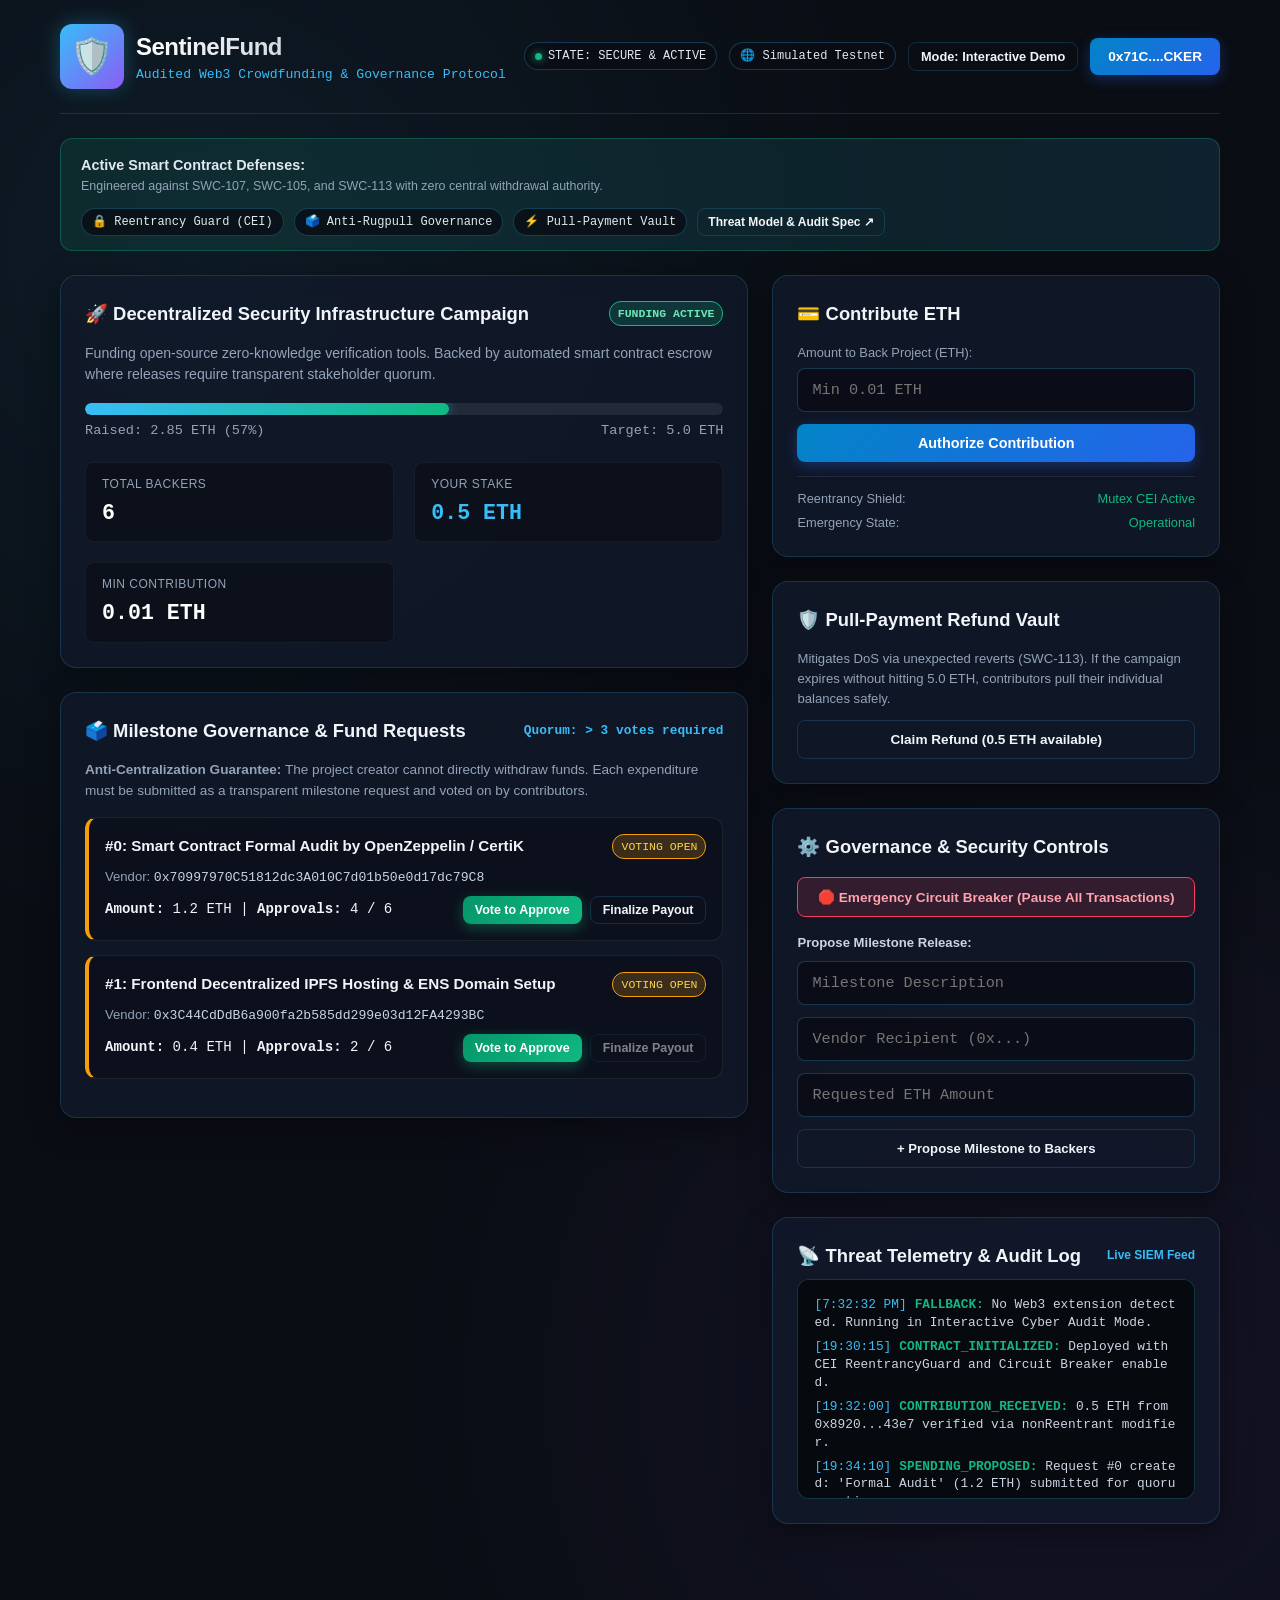
<file: crowdfunding-dapp/index.html>
<!doctype html><html lang="en"><head><meta charset="UTF-8"/><meta name="viewport" content="width=device-width,initial-scale=1"/><title>Blockchain Crowdfunding</title><script defer="defer" src="./static/js/main.f4fd8402.js"></script><link href="./static/css/main.c6178734.css" rel="stylesheet"></head><body><div id="root"></div></body></html>
</file>
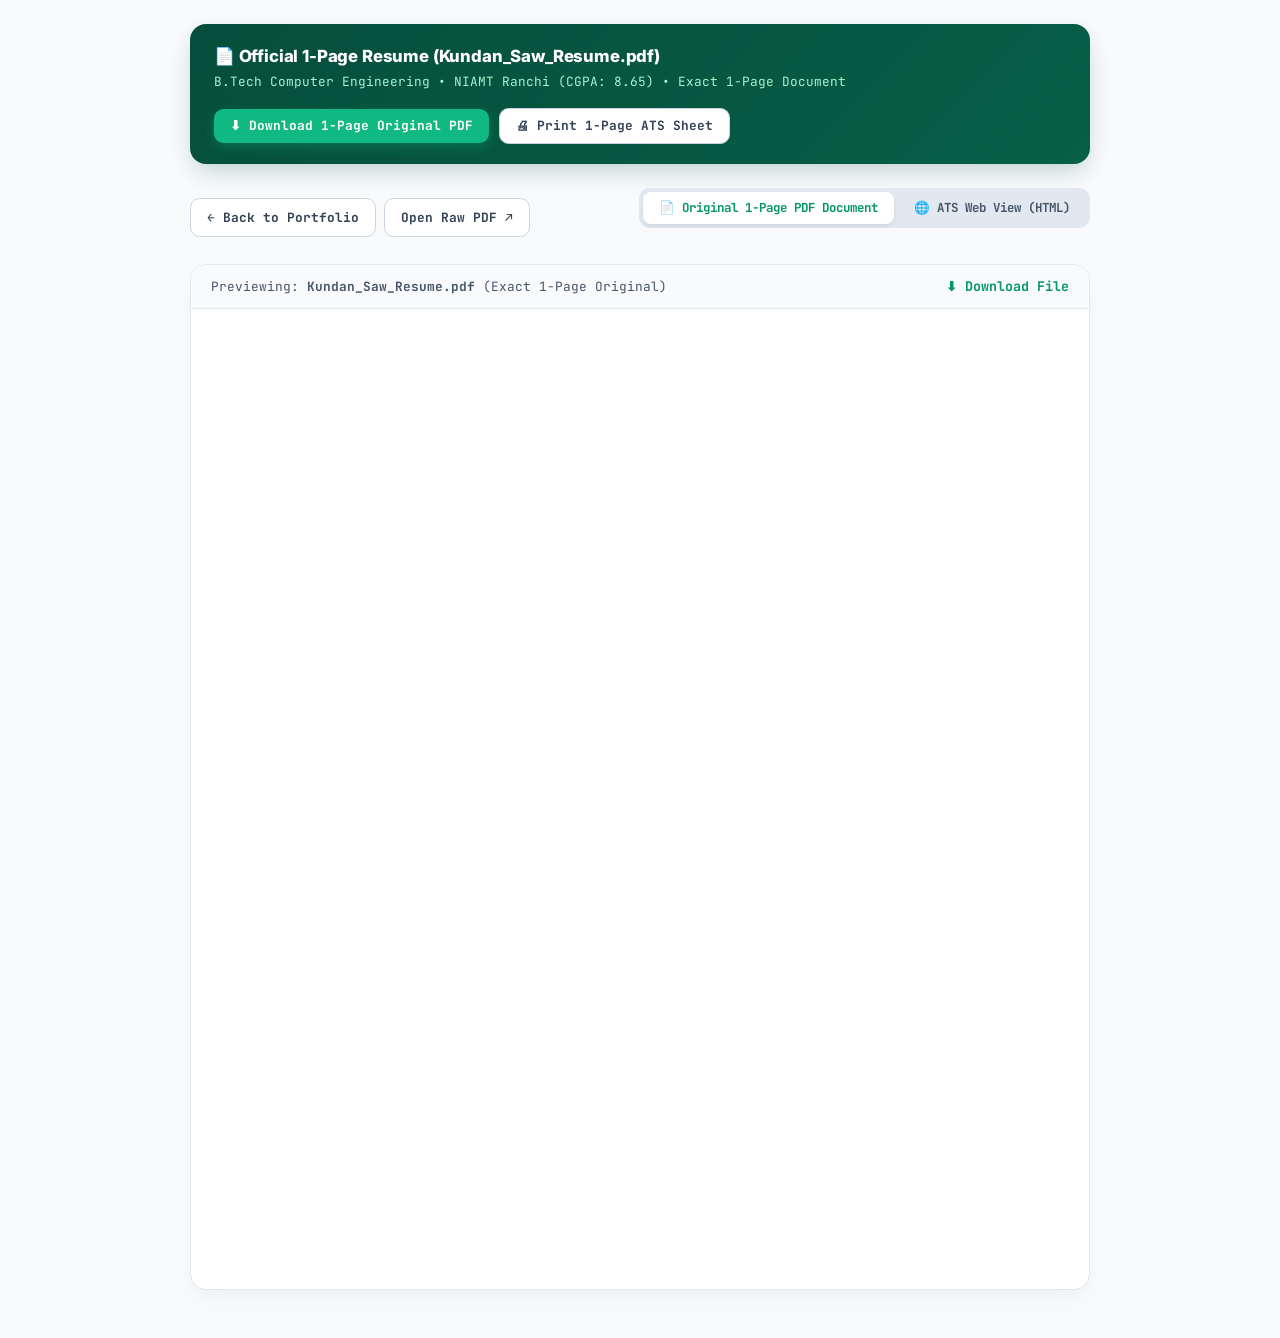
<file: resume.html>
<!DOCTYPE html>
<html lang="en">
<head>
  <meta charset="UTF-8">
  <meta name="viewport" content="width=device-width, initial-scale=1.0">
  <title>Kundan Saw - Resume (1-Page Original PDF & ATS View)</title>
  <link rel="preconnect" href="https://fonts.googleapis.com">
  <link rel="preconnect" href="https://fonts.gstatic.com" crossorigin>
  <link href="https://fonts.googleapis.com/css2?family=Inter:wght@400;500;600;700;800&family=JetBrains+Mono:wght@400;500;600&display=swap" rel="stylesheet">
  <style>
    *, *::before, *::after { box-sizing: border-box; margin: 0; padding: 0; }
    body {
      font-family: 'Inter', -apple-system, BlinkMacSystemFont, "Segoe UI", Roboto, sans-serif;
      background-color: #f8fafc;
      color: #1e293b;
      line-height: 1.5;
      padding: 1.5rem 1rem 3rem 1rem;
    }
    .resume-wrapper {
      max-width: 900px;
      margin: 0 auto;
    }

    /* TOP DOWNLOAD BANNER */
    .download-banner {
      background: linear-gradient(135deg, #064e3b 0%, #065f46 100%);
      color: #ffffff;
      border-radius: 1rem;
      padding: 1.25rem 1.5rem;
      margin-bottom: 1.5rem;
      display: flex;
      flex-wrap: wrap;
      justify-content: space-between;
      align-items: center;
      gap: 1rem;
      box-shadow: 0 10px 25px -5px rgba(6, 78, 59, 0.25);
    }
    .banner-text h2 {
      font-size: 1.05rem;
      font-weight: 800;
      letter-spacing: -0.01em;
      display: flex;
      align-items: center;
      gap: 0.5rem;
    }
    .banner-text p {
      font-size: 0.8rem;
      color: #a7f3d0;
      font-family: 'JetBrains Mono', monospace;
      margin-top: 0.2rem;
    }
    .banner-actions {
      display: flex;
      flex-wrap: wrap;
      gap: 0.6rem;
      align-items: center;
    }

    /* Action Bar */
    .action-bar {
      display: flex;
      justify-content: space-between;
      align-items: center;
      flex-wrap: wrap;
      gap: 0.75rem;
      margin-bottom: 1rem;
    }
    .nav-left {
      display: flex;
      align-items: center;
      gap: 0.5rem;
    }

    /* Buttons */
    .btn {
      display: inline-flex;
      align-items: center;
      gap: 0.45rem;
      padding: 0.55rem 1rem;
      border-radius: 0.6rem;
      font-family: 'JetBrains Mono', monospace;
      font-size: 0.8rem;
      font-weight: 700;
      text-decoration: none;
      cursor: pointer;
      transition: all 0.2s ease;
      border: none;
    }
    .btn-primary {
      background: #10b981;
      color: #ffffff;
      box-shadow: 0 4px 12px rgba(16, 185, 129, 0.3);
    }
    .btn-primary:hover {
      background: #059669;
      transform: translateY(-1px);
    }
    .btn-secondary {
      background: #ffffff;
      color: #334155;
      border: 1px solid #cbd5e1;
    }
    .btn-secondary:hover {
      background: #f1f5f9;
      color: #0f172a;
    }
    .btn-dark {
      background: #0f172a;
      color: #ffffff;
      border: 1px solid #334155;
    }
    .btn-dark:hover {
      background: #1e293b;
    }

    /* View Switcher Tabs */
    .view-tabs {
      display: inline-flex;
      background: #e2e8f0;
      padding: 0.25rem;
      border-radius: 0.7rem;
      margin-bottom: 1.25rem;
      gap: 0.25rem;
    }
    .view-tab-btn {
      padding: 0.45rem 1rem;
      font-family: 'JetBrains Mono', monospace;
      font-size: 0.78rem;
      font-weight: 700;
      border-radius: 0.5rem;
      border: none;
      background: transparent;
      color: #475569;
      cursor: pointer;
      transition: all 0.2s ease;
    }
    .view-tab-btn.active {
      background: #ffffff;
      color: #059669;
      box-shadow: 0 2px 4px rgba(0, 0, 0, 0.08);
    }

    /* PDF View Container */
    #pdfViewContainer {
      background: #ffffff;
      border: 1px solid #e2e8f0;
      border-radius: 1rem;
      overflow: hidden;
      box-shadow: 0 10px 25px -5px rgba(0, 0, 0, 0.05);
    }
    .pdf-toolbar {
      background: #f8fafc;
      border-bottom: 1px solid #e2e8f0;
      padding: 0.75rem 1.25rem;
      display: flex;
      justify-content: space-between;
      align-items: center;
      font-family: 'JetBrains Mono', monospace;
      font-size: 0.8rem;
      color: #475569;
    }
    .pdf-frame {
      width: 100%;
      height: 980px;
      border: none;
      display: block;
    }

    /* Web Resume Container */
    #webResumeContainer {
      background-color: #ffffff;
      border: 1px solid #e2e8f0;
      border-radius: 1rem;
      padding: 2.25rem;
      box-shadow: 0 10px 25px -5px rgba(0, 0, 0, 0.05);
    }
    .header-bar {
      display: flex;
      justify-content: space-between;
      align-items: flex-start;
      border-bottom: 2px solid #059669;
      padding-bottom: 1.25rem;
      margin-bottom: 1.5rem;
      flex-wrap: wrap;
      gap: 1rem;
    }
    .name-title h1 {
      font-size: 2rem;
      font-weight: 800;
      color: #0f172a;
      letter-spacing: -0.02em;
    }
    .name-title p {
      color: #059669;
      font-family: 'JetBrains Mono', monospace;
      font-size: 0.85rem;
      font-weight: 700;
      margin-top: 0.2rem;
    }
    .contact-links {
      font-family: 'JetBrains Mono', monospace;
      font-size: 0.78rem;
      color: #475569;
      display: flex;
      flex-direction: column;
      gap: 0.2rem;
      text-align: right;
    }
    .contact-links a {
      color: #0284c7;
      text-decoration: none;
      font-weight: 600;
    }
    .contact-links a:hover {
      text-decoration: underline;
    }
    .section {
      margin-bottom: 1.5rem;
    }
    .section-title {
      font-size: 1rem;
      font-weight: 800;
      color: #0f172a;
      text-transform: uppercase;
      letter-spacing: 0.05em;
      border-bottom: 1px solid #e2e8f0;
      padding-bottom: 0.35rem;
      margin-bottom: 0.85rem;
      display: flex;
      align-items: center;
      gap: 0.4rem;
    }
    .section-title span {
      color: #059669;
      font-family: 'JetBrains Mono', monospace;
    }
    .item {
      margin-bottom: 1rem;
    }
    .item-header {
      display: flex;
      justify-content: space-between;
      align-items: baseline;
      flex-wrap: wrap;
      margin-bottom: 0.2rem;
    }
    .item-title {
      font-weight: 700;
      color: #0f172a;
      font-size: 0.92rem;
    }
    .item-subtitle {
      font-family: 'JetBrains Mono', monospace;
      font-size: 0.78rem;
      color: #0284c7;
      font-weight: 600;
    }
    .item-date {
      font-family: 'JetBrains Mono', monospace;
      font-size: 0.75rem;
      color: #64748b;
      font-weight: 600;
    }
    .item ul {
      list-style-type: disc;
      padding-left: 1.25rem;
      font-size: 0.82rem;
      color: #334155;
      margin-top: 0.35rem;
    }
    .item ul li {
      margin-bottom: 0.3rem;
    }
    .skills-grid {
      display: grid;
      grid-template-columns: repeat(auto-fit, minmax(260px, 1fr));
      gap: 0.85rem;
      font-size: 0.82rem;
    }
    .skill-cat {
      background: #f8fafc;
      padding: 0.65rem 0.85rem;
      border-radius: 0.5rem;
      border: 1px solid #e2e8f0;
    }
    .skill-cat-title {
      font-weight: 800;
      color: #059669;
      font-family: 'JetBrains Mono', monospace;
      font-size: 0.78rem;
      margin-bottom: 0.25rem;
    }

    /* -------------------------------------------------------------
       STRICT 1-PAGE PRINT STYLES (Window.print / Ctrl+P Fit to 1 Page)
       ------------------------------------------------------------- */
    @media print {
      @page {
        size: A4 portrait;
        margin: 7mm 8mm;
      }
      *, *::before, *::after {
        box-shadow: none !important;
        text-shadow: none !important;
      }
      html, body {
        background: #ffffff !important;
        color: #0f172a !important;
        padding: 0 !important;
        margin: 0 !important;
        font-size: 7.8pt !important;
        line-height: 1.22 !important;
      }
      .no-print, .action-bar, .view-tabs, .download-banner {
        display: none !important;
      }
      .resume-wrapper {
        max-width: 100% !important;
        border: none !important;
        box-shadow: none !important;
        padding: 0 !important;
        margin: 0 !important;
      }
      #pdfViewContainer {
        display: none !important;
      }
      #webResumeContainer {
        display: block !important;
        padding: 0 !important;
        border: none !important;
        box-shadow: none !important;
      }
      .header-bar {
        padding-bottom: 3px !important;
        margin-bottom: 5px !important;
        border-bottom: 1.5px solid #059669 !important;
      }
      .name-title h1 {
        font-size: 15pt !important;
        line-height: 1.1 !important;
        color: #0f172a !important;
      }
      .name-title p {
        font-size: 7.2pt !important;
        color: #059669 !important;
        margin-top: 1px !important;
      }
      .contact-links {
        font-size: 6.8pt !important;
        gap: 0.5px !important;
      }
      .contact-links a {
        color: #0284c7 !important;
        text-decoration: none !important;
      }
      .section {
        margin-bottom: 5px !important;
        page-break-inside: avoid;
      }
      .section-title {
        font-size: 8.2pt !important;
        padding-bottom: 1px !important;
        margin-bottom: 2px !important;
        border-bottom: 1px solid #cbd5e1 !important;
        color: #0f172a !important;
      }
      .item {
        margin-bottom: 3px !important;
        page-break-inside: avoid;
      }
      .item-header {
        margin-bottom: 1px !important;
      }
      .item-title {
        font-size: 7.8pt !important;
        font-weight: 700 !important;
      }
      .item-subtitle {
        font-size: 6.8pt !important;
        color: #0284c7 !important;
      }
      .item-date {
        font-size: 6.8pt !important;
        color: #64748b !important;
      }
      .item ul {
        margin-top: 1px !important;
        padding-left: 12px !important;
      }
      .item ul li {
        font-size: 7.2pt !important;
        line-height: 1.18 !important;
        margin-bottom: 1px !important;
        color: #334155 !important;
      }
      .skills-grid {
        gap: 3px !important;
        grid-template-columns: repeat(4, 1fr) !important;
      }
      .skill-cat {
        padding: 3px 5px !important;
        border: 1px solid #e2e8f0 !important;
        background: #f8fafc !important;
      }
      .skill-cat-title {
        font-size: 6.8pt !important;
        margin-bottom: 1px !important;
        color: #059669 !important;
      }
      .skill-cat p {
        font-size: 6.8pt !important;
        line-height: 1.15 !important;
      }
    }
  </style>
</head>
<body>

  <div class="resume-wrapper">

    <!-- 1. HIGH-PRIORITY 1-PAGE PDF DOWNLOAD BANNER (Always Visible at Top) -->
    <div class="download-banner no-print">
      <div class="banner-text">
        <h2>📄 Official 1-Page Resume (Kundan_Saw_Resume.pdf)</h2>
        <p>B.Tech Computer Engineering • NIAMT Ranchi (CGPA: 8.65) • Exact 1-Page Document</p>
      </div>
      <div class="banner-actions">
        <!-- Direct 1-Page PDF Download Button -->
        <button onclick="download1PagePdf()" class="btn btn-primary" id="downloadPdfBtn" title="Directly download Kundan_Saw_Resume.pdf">
          ⬇ Download 1-Page Original PDF
        </button>
        <!-- 1-Page Print View -->
        <button onclick="window.print()" class="btn btn-secondary" title="Print single-page ATS summary">
          🖨 Print 1-Page ATS Sheet
        </button>
      </div>
    </div>

    <!-- Action Bar / Navigation -->
    <div class="action-bar no-print">
      <div class="nav-left">
        <a href="index.html" class="btn btn-secondary">← Back to Portfolio</a>
        <a href="resume.pdf" target="_blank" class="btn btn-secondary" title="Open PDF in browser tab">
          Open Raw PDF ↗
        </a>
      </div>

      <!-- View Switcher Tabs -->
      <div class="view-tabs">
        <button id="tabPdf" class="view-tab-btn active" onclick="switchView('pdf')">
          📄 Original 1-Page PDF Document
        </button>
        <button id="tabWeb" class="view-tab-btn" onclick="switchView('web')">
          🌐 ATS Web View (HTML)
        </button>
      </div>
    </div>

    <!-- VIEW 1: ORIGINAL 1-PAGE PDF VIEWER (DEFAULT) -->
    <div id="pdfViewContainer">
      <div class="pdf-toolbar no-print">
        <span>Previewing: <strong>Kundan_Saw_Resume.pdf</strong> (Exact 1-Page Original)</span>
        <button onclick="download1PagePdf()" style="background:none; border:none; color:#059669; font-weight:700; cursor:pointer; font-family:inherit;">
          ⬇ Download File
        </button>
      </div>
      <iframe src="resume.pdf#view=FitH" class="pdf-frame" title="Kundan Saw 1-Page Original Resume"></iframe>
    </div>

    <!-- VIEW 2: ATS WEB RESUME (HTML) -->
    <div id="webResumeContainer" style="display: none;">

      <!-- Header -->
      <header class="header-bar">
        <div class="name-title">
          <h1>Kundan Saw</h1>
          <p>Full-Stack Developer • Real-Time Systems • Salesforce • Web3</p>
        </div>
        <div class="contact-links">
          <div>📞 +91-6206597310</div>
          <div>✉ <a href="mailto:kundansawvks786@gmail.com">kundansawvks786@gmail.com</a></div>
          <div>🔗 <a href="https://www.linkedin.com/in/kundan-saw-35a604284/" target="_blank">linkedin.com/in/kundan-saw-35a604284</a></div>
          <div>🐙 <a href="https://github.com/Kundan62065" target="_blank">github.com/Kundan62065</a></div>
          <div>⚡ <a href="https://leetcode.com/u/Kundan_kumar-saw0/" target="_blank">leetcode.com/u/Kundan_kumar-saw0</a></div>
          <div>🌐 <a href="https://kundan62065.github.io/" target="_blank">kundan62065.github.io</a></div>
          <div>📍 Ranchi, Jharkhand, India</div>
        </div>
      </header>

      <!-- Education -->
      <section class="section">
        <h2 class="section-title"><span>//</span> Education</h2>
        <div class="item">
          <div class="item-header">
            <div>
              <span class="item-title">B.Tech in Computer Engineering</span> — <span class="item-subtitle">NIAMT Ranchi</span>
            </div>
            <span class="item-date">2023 – 2027 (Ongoing) | CGPA: 8.65</span>
          </div>
        </div>
        <div class="item">
          <div class="item-header">
            <div>
              <span class="item-title">Senior Secondary (CBSE Class XII)</span> — <span class="item-subtitle">SRK D.A.V Public School, Suriya Giridih</span>
            </div>
            <span class="item-date">2022 | Score: 81%</span>
          </div>
        </div>
      </section>

      <!-- Technical Skills -->
      <section class="section">
        <h2 class="section-title"><span>//</span> Technical Skills</h2>
        <div class="skills-grid">
          <div class="skill-cat">
            <div class="skill-cat-title">Real-Time & Web</div>
            <p>React 18, Node.js, Express, Socket.IO, REST APIs, MongoDB, Razorpay, Cloudinary, Tailwind CSS, Modern JS (ES6+).</p>
          </div>
          <div class="skill-cat">
            <div class="skill-cat-title">Salesforce Platform</div>
            <p>Salesforce DX (SFDX), Apex Triggers & Handlers, SOQL, Record-Triggered & Screen Flows, OWD Security Model.</p>
          </div>
          <div class="skill-cat">
            <div class="skill-cat-title">Web3 & Security</div>
            <p>Solidity 0.8.20, Web3.js, CEI Reentrancy Shield (SWC-107), Milestone Quorum Governance (SWC-105), Pull Payments.</p>
          </div>
          <div class="skill-cat">
            <div class="skill-cat-title">Languages & Tools</div>
            <p>Java, C, C++, Python, Git, GitHub Actions, Vercel, Postman, Linux CLI.</p>
          </div>
        </div>
      </section>

      <!-- Projects -->
      <section class="section">
        <h2 class="section-title"><span>//</span> Flagship Projects</h2>

        <!-- 1. Railway Shift Management (DutyHours.in) -->
        <div class="item">
          <div class="item-header">
            <div>
              <span class="item-title">DutyHours.in — Indian Railways Shift & Workforce Management</span>
              <span class="item-subtitle">[MERN, Socket.IO, JWT, ExcelJS]</span>
            </div>
            <span class="item-date">
              <a href="https://www.dutyhours.in/login" target="_blank" style="color:#059669; text-decoration:none; margin-right:6px; font-weight:700;">dutyhours.in ↗</a>
              <a href="https://github.com/Kundan62065/R_frontend" target="_blank" style="color:#0284c7; text-decoration:none; font-weight:600;">GitHub ↗</a>
            </span>
          </div>
          <ul>
            <li>Co-engineered real-time crew shift tracking for locomotive pilots in Indian Railways (Hatia Division) alongside Rana Poddar.</li>
            <li>Implemented automatic fatigue threshold alerts at <strong>8, 9, 11, and 14 hours</strong> using <strong>Socket.IO</strong> events and Excel duty reports.</li>
          </ul>
        </div>

        <!-- 2. SentinelFund -->
        <div class="item">
          <div class="item-header">
            <div>
              <span class="item-title">SentinelFund — Secure Web3 Crowdfunding DApp</span>
              <span class="item-subtitle">[Solidity 0.8.20, Web3.js, React 18]</span>
            </div>
            <span class="item-date">
              <a href="https://kundan62065.github.io/crowdfunding-dapp/" target="_blank" style="color:#059669; text-decoration:none; margin-right:6px; font-weight:700;">Live Demo ↗</a>
              <a href="https://github.com/Kundan62065/crowdfunding-dapp" target="_blank" style="color:#0284c7; text-decoration:none; font-weight:600;">GitHub ↗</a>
            </span>
          </div>
          <ul>
            <li>Engineered defensive crowdfunding smart contracts with Checks-Effects-Interactions (CEI) reentrancy mutex shields.</li>
            <li>Implemented milestone-based backer quorum voting (>50%) and pull-payment refunds to prevent rug-pulls and DoS attacks.</li>
          </ul>
        </div>

        <!-- 3. Salesforce Hospital CRM -->
        <div class="item">
          <div class="item-header">
            <div>
              <span class="item-title">Hospital Operations & Management CRM</span>
              <span class="item-subtitle">[Salesforce DX, Apex, Record Flows, SOQL, OWD]</span>
            </div>
            <span class="item-date">
              <a href="https://github.com/Kundan62065/Hospital-Management-Salesforce" target="_blank" style="color:#0284c7; text-decoration:none; font-weight:600;">GitHub ↗</a>
            </span>
          </div>
          <ul>
            <li>Built healthcare CRM on Salesforce managing Patients, Doctors, Appointments, and Billing Invoices.</li>
            <li>Automated appointment conflict detection with Apex Triggers and invoice calculation with Record-Triggered Flows.</li>
          </ul>
        </div>

        <!-- 4. Mini-eKart -->
        <div class="item">
          <div class="item-header">
            <div>
              <span class="item-title">Mini-eKart — Full-Stack E-Commerce Platform</span>
              <span class="item-subtitle">[React, Node.js, Express, MongoDB, Razorpay, Cloudinary]</span>
            </div>
            <span class="item-date">
              <a href="https://mini-ekart-app-wv57.vercel.app/" target="_blank" style="color:#059669; text-decoration:none; margin-right:6px; font-weight:700;">Live Demo ↗</a>
              <a href="https://github.com/Kundan62065/MINI-EKART-APP" target="_blank" style="color:#0284c7; text-decoration:none; font-weight:600;">GitHub ↗</a>
            </span>
          </div>
          <ul>
            <li>Online store with product catalog filters, Razorpay payment gateway integration, and Cloudinary media storage.</li>
          </ul>
        </div>

        <!-- 5. MERN Note -->
        <div class="item">
          <div class="item-header">
            <div>
              <span class="item-title">MERN Note — Cloud Productivity Application</span>
              <span class="item-subtitle">[React, Node.js, Express, MongoDB, JWT, Google OAuth]</span>
            </div>
            <span class="item-date">
              <a href="https://github.com/Kundan62065/mern-jwt-notes-app" target="_blank" style="color:#0284c7; text-decoration:none; font-weight:600;">GitHub ↗</a>
            </span>
          </div>
          <ul>
            <li>Cloud notes workspace featuring Google OAuth 2.0, JWT token validation, and instant tag searching.</li>
          </ul>
        </div>

      </section>

      <!-- Leadership & Community -->
      <section class="section">
        <h2 class="section-title"><span>//</span> Leadership & Roles</h2>
        <div class="item">
          <div class="item-header">
            <span class="item-title">Technical Leader — Code Forge (NIAMT Ranchi)</span>
            <span class="item-date">Web & Blockchain Mentorship</span>
          </div>
          <p style="font-size:0.8rem; color:#475569;">Conducted workshops on smart contract development and web engineering for 100+ students.</p>
        </div>

        <div class="item">
          <div class="item-header">
            <span class="item-title">Sports Secretary — SFU Gymkhana (NIAMT Ranchi)</span>
            <span class="item-date">2025 – 2026</span>
          </div>
          <p style="font-size:0.8rem; color:#475569;">Managed campus athletic operations, tournament logistics, and university football and chess teams.</p>
        </div>

        <div class="item">
          <div class="item-header">
            <span class="item-title">Cultural Head — Mission Kartavya Foundation (NGO)</span>
            <span class="item-date">Community Welfare</span>
          </div>
          <p style="font-size:0.8rem; color:#475569;">Led educational outreach introducing digital tools and computer literacy to underprivileged students.</p>
        </div>
      </section>

      <!-- Certifications -->
      <section class="section">
        <h2 class="section-title"><span>//</span> Certifications</h2>
        <ul style="list-style-type: disc; padding-left: 1.25rem; font-size: 0.8rem; color: #334155;">
          <li><strong>Salesforce CRM Developer Certification</strong> — Teqfocus, Ranchi</li>
          <li><strong>Indian Railways Shift Project Certification</strong> — Hatia Division (Eastern Railway)</li>
          <li><strong>Full Stack Web Development Certification</strong> — Internshala</li>
        </ul>
      </section>

    </div>

  </div>

  <script>
    // -------------------------------------------------------------
    // 1. Direct 1-Page Original PDF Download
    // -------------------------------------------------------------
    async function download1PagePdf() {
      const btn = document.getElementById('downloadPdfBtn');
      const originalText = btn ? btn.innerHTML : '';
      if (btn) btn.innerHTML = '⏳ Downloading...';
      
      try {
        const res = await fetch('resume.pdf');
        if (!res.ok) throw new Error('Fetch failed');
        const blob = await res.blob();
        const url = window.URL.createObjectURL(blob);
        const a = document.createElement('a');
        a.href = url;
        a.download = 'Kundan_Saw_Resume.pdf';
        document.body.appendChild(a);
        a.click();
        document.body.removeChild(a);
        setTimeout(() => window.URL.revokeObjectURL(url), 2000);
        if (btn) btn.innerHTML = '✔ Downloaded!';
        setTimeout(() => { if (btn) btn.innerHTML = originalText; }, 2000);
      } catch (err) {
        // Direct link fallback
        const a = document.createElement('a');
        a.href = 'resume.pdf';
        a.download = 'Kundan_Saw_Resume.pdf';
        document.body.appendChild(a);
        a.click();
        document.body.removeChild(a);
        if (btn) btn.innerHTML = originalText;
      }
    }

    // -------------------------------------------------------------
    // 2. View Switcher (Original 1-Page PDF vs ATS Web View)
    // -------------------------------------------------------------
    function switchView(view) {
      const tabPdf = document.getElementById('tabPdf');
      const tabWeb = document.getElementById('tabWeb');
      const pdfContainer = document.getElementById('pdfViewContainer');
      const webContainer = document.getElementById('webResumeContainer');

      if (view === 'pdf') {
        tabPdf.classList.add('active');
        tabWeb.classList.remove('active');
        pdfContainer.style.display = 'block';
        webContainer.style.display = 'none';
      } else {
        tabWeb.classList.add('active');
        tabPdf.classList.remove('active');
        pdfContainer.style.display = 'none';
        webContainer.style.display = 'block';
      }
    }
  </script>

</body>
</html>
</file>
<file: styles.css>
/* ==========================================================================
   KUNDAN SAW - DEVELOPER PORTFOLIO STYLES
   Clean, spacious, modern with Day/Night (Light/Dark) toggle support
   ========================================================================== */

*, *::before, *::after {
  box-sizing: border-box;
  margin: 0;
  padding: 0;
}

:root {
  --bg-main: #f8fafc;
  --bg-section-alt: #f1f5f9;
  --bg-card: #ffffff;
  --bg-card-border: #e2e8f0;
  --bg-subtle: #f1f5f9;
  --text-main: #0f172a;
  --text-title: #0f172a;
  --text-subtitle: #0284c7;
  --text-body: #475569;
  --text-muted: #64748b;
  --header-bg: rgba(255, 255, 255, 0.88);
  --header-border: #e2e8f0;
  --accent: #059669;
  --accent-hover: #047857;
  --tag-bg: #f1f5f9;
  --tag-border: #e2e8f0;
  --tag-text: #334155;
  --divider-color: #e2e8f0;
}

html.dark {
  --bg-main: #0b0f19;
  --bg-section-alt: #0e1424;
  --bg-card: #111827;
  --bg-card-border: #1f2937;
  --bg-subtle: #1e293b;
  --text-main: #f8fafc;
  --text-title: #ffffff;
  --text-subtitle: #38bdf8;
  --text-body: #94a3b8;
  --text-muted: #64748b;
  --header-bg: rgba(11, 15, 25, 0.88);
  --header-border: #1f2937;
  --accent: #10b981;
  --accent-hover: #059669;
  --tag-bg: #1f2937;
  --tag-border: #374151;
  --tag-text: #cbd5e1;
  --divider-color: #1f2937;
}

html {
  scroll-behavior: smooth;
  font-family: 'Inter', -apple-system, BlinkMacSystemFont, "Segoe UI", Roboto, sans-serif;
  background-color: var(--bg-main);
  color: var(--text-main);
  transition: background-color 0.25s ease, color 0.25s ease;
}

body {
  overflow-x: hidden;
  background-color: var(--bg-main);
  color: var(--text-body);
  line-height: 1.65;
}

section[id] {
  scroll-margin-top: 5.5rem;
}

/* Custom Scrollbar */
::-webkit-scrollbar {
  width: 8px;
}
::-webkit-scrollbar-track {
  background: var(--bg-main);
}
::-webkit-scrollbar-thumb {
  background: #cbd5e1;
  border-radius: 4px;
}
html.dark ::-webkit-scrollbar-thumb {
  background: #334155;
}

/* Typography */
.font-mono {
  font-family: 'JetBrains Mono', monospace;
}

.gradient-text {
  background: linear-gradient(135deg, #059669 0%, #0284c7 50%, #4f46e5 100%);
  -webkit-background-clip: text;
  -webkit-text-fill-color: transparent;
}
html.dark .gradient-text {
  background: linear-gradient(135deg, #34d399 0%, #38bdf8 50%, #818cf8 100%);
  -webkit-background-clip: text;
  -webkit-text-fill-color: transparent;
}

/* STICKY HEADER WITH GENEROUS BREATHING ROOM */
header#mainHeader {
  position: sticky;
  top: 0;
  z-index: 50;
  backdrop-filter: blur(14px);
  -webkit-backdrop-filter: blur(14px);
  background-color: var(--header-bg);
  border-bottom: 1px solid var(--header-border);
  box-shadow: 0 1px 3px 0 rgba(0, 0, 0, 0.04);
  transition: background-color 0.25s ease, border-color 0.25s ease, box-shadow 0.25s ease;
}

/* Section divider */
.section-divider {
  border-top: 1px solid var(--divider-color);
}

/* Layout Utilities */
.max-w-7xl { max-width: 80rem; }
.max-w-3xl { max-width: 48rem; }
.max-w-2xl { max-width: 42rem; }
.max-w-xl { max-width: 36rem; }
.mx-auto { margin-left: auto; margin-right: auto; }

.px-4 { padding-left: 1rem; padding-right: 1rem; }
.px-6 { padding-left: 1.5rem; padding-right: 1.5rem; }
.px-8 { padding-left: 2rem; padding-right: 2rem; }
.py-2 { padding-top: 0.5rem; padding-bottom: 0.5rem; }
.py-2\.5 { padding-top: 0.625rem; padding-bottom: 0.625rem; }
.py-3 { padding-top: 0.75rem; padding-bottom: 0.75rem; }
.py-4 { padding-top: 1rem; padding-bottom: 1rem; }
.py-5 { padding-top: 1.25rem; padding-bottom: 1.25rem; }
.py-6 { padding-top: 1.5rem; padding-bottom: 1.5rem; }
.py-12 { padding-top: 3rem; padding-bottom: 3rem; }
.py-16 { padding-top: 4rem; padding-bottom: 4rem; }
.py-20 { padding-top: 5rem; padding-bottom: 5rem; }
.py-24 { padding-top: 6rem; padding-bottom: 6rem; }
.py-28 { padding-top: 7rem; padding-bottom: 7rem; }

.pt-2 { padding-top: 0.5rem; }
.pt-3 { padding-top: 0.75rem; }
.pt-4 { padding-top: 1rem; }
.pt-6 { padding-top: 1.5rem; }
.pt-8 { padding-top: 2rem; }

.mb-2 { margin-bottom: 0.5rem; }
.mb-3 { margin-bottom: 0.75rem; }
.mb-4 { margin-bottom: 1rem; }
.mb-6 { margin-bottom: 1.5rem; }
.mb-8 { margin-bottom: 2rem; }
.mb-10 { margin-bottom: 2.5rem; }
.mb-12 { margin-bottom: 3rem; }
.mb-16 { margin-bottom: 4rem; }
.my-8 { margin-top: 2rem; margin-bottom: 2rem; }
.my-12 { margin-top: 3rem; margin-bottom: 3rem; }

.flex { display: flex; }
.inline-flex { display: inline-flex; }
.grid { display: grid; }
.hidden { display: none; }
.block { display: block; }

.items-center { align-items: center; }
.items-start { align-items: flex-start; }
.justify-between { justify-content: space-between; }
.justify-center { justify-content: center; }
.flex-col { flex-direction: column; }
.flex-1 { flex: 1 1 0%; }
.flex-wrap { flex-wrap: wrap; }
.shrink-0 { flex-shrink: 0; }

.gap-1\.5 { gap: 0.375rem; }
.gap-2 { gap: 0.5rem; }
.gap-2\.5 { gap: 0.625rem; }
.gap-3 { gap: 0.75rem; }
.gap-4 { gap: 1rem; }
.gap-6 { gap: 1.5rem; }
.gap-8 { gap: 2rem; }
.gap-10 { gap: 2.5rem; }
.gap-12 { gap: 3rem; }
.gap-16 { gap: 4rem; }

.space-y-2 > :not([hidden]) ~ :not([hidden]) { margin-top: 0.5rem; }
.space-y-3 > :not([hidden]) ~ :not([hidden]) { margin-top: 0.75rem; }
.space-y-4 > :not([hidden]) ~ :not([hidden]) { margin-top: 1rem; }
.space-y-5 > :not([hidden]) ~ :not([hidden]) { margin-top: 1.25rem; }
.space-y-6 > :not([hidden]) ~ :not([hidden]) { margin-top: 1.5rem; }
.space-y-8 > :not([hidden]) ~ :not([hidden]) { margin-top: 2rem; }

.grid-cols-1 { grid-template-columns: repeat(1, minmax(0, 1fr)); }

@media (min-width: 640px) {
  .sm\:grid-cols-2 { grid-template-columns: repeat(2, minmax(0, 1fr)); }
  .sm\:grid-cols-3 { grid-template-columns: repeat(3, minmax(0, 1fr)); }
  .sm\:grid-cols-4 { grid-template-columns: repeat(4, minmax(0, 1fr)); }
  .sm\:text-base { font-size: 1rem; line-height: 1.5rem; }
  .sm\:text-lg { font-size: 1.125rem; line-height: 1.75rem; }
  .sm\:text-xl { font-size: 1.25rem; line-height: 1.75rem; }
  .sm\:text-2xl { font-size: 1.5rem; line-height: 2rem; }
  .sm\:text-3xl { font-size: 1.875rem; line-height: 2.25rem; }
  .sm\:text-4xl { font-size: 2.25rem; line-height: 2.5rem; }
  .sm\:p-6 { padding: 1.5rem; }
  .sm\:p-8 { padding: 2rem; }
  .sm\:p-10 { padding: 2.5rem; }
}

@media (min-width: 768px) {
  .md\:flex { display: flex; }
  .md\:hidden { display: none; }
  .md\:grid-cols-2 { grid-template-columns: repeat(2, minmax(0, 1fr)); }
  .md\:col-span-2 { grid-column: span 2 / span 2; }
}

@media (min-width: 1024px) {
  .lg\:px-8 { padding-left: 2rem; padding-right: 2rem; }
  .lg\:py-24 { padding-top: 6rem; padding-bottom: 6rem; }
  .lg\:py-28 { padding-top: 7rem; padding-bottom: 7rem; }
  .lg\:grid-cols-12 { grid-template-columns: repeat(12, minmax(0, 1fr)); }
  .lg\:col-span-5 { grid-column: span 5 / span 12; }
  .lg\:col-span-6 { grid-column: span 6 / span 12; }
  .lg\:col-span-7 { grid-column: span 7 / span 12; }
  .lg\:grid-cols-3 { grid-template-columns: repeat(3, minmax(0, 1fr)); }
  .lg\:grid-cols-4 { grid-template-columns: repeat(4, minmax(0, 1fr)); }
}

/* --------------------------------------------------
   TUDDU / PROJECT CARD (Rana Poddar Style)
   -------------------------------------------------- */
.tuddu-card {
  background: var(--bg-card);
  border: 1px solid var(--bg-card-border);
  border-radius: 1.1rem;
  overflow: hidden;
  box-shadow: 0 4px 6px -1px rgba(0, 0, 0, 0.04), 0 2px 4px -2px rgba(0, 0, 0, 0.03);
  transition: all 0.28s cubic-bezier(0.16, 1, 0.3, 1);
  display: flex;
  flex-direction: column;
}

.tuddu-card:hover {
  transform: translateY(-5px);
  box-shadow: 0 20px 25px -5px rgba(0, 0, 0, 0.09), 0 8px 10px -6px rgba(0, 0, 0, 0.04);
  border-color: var(--accent);
}

.tuddu-pic-box {
  position: relative;
  width: 100%;
  height: 12.5rem;
  overflow: hidden;
  background: var(--bg-subtle);
  border-bottom: 1px solid var(--bg-card-border);
}

.tuddu-preview-svg {
  width: 100%;
  height: 100%;
  object-fit: cover;
  transition: transform 0.45s ease;
}

.tuddu-card:hover .tuddu-preview-svg {
  transform: scale(1.04);
}

.toast-badge {
  position: absolute;
  top: 0.85rem;
  left: 0.85rem;
  padding: 0.3rem 0.75rem;
  border-radius: 9999px;
  font-size: 0.7rem;
  font-weight: 700;
  font-family: 'JetBrains Mono', monospace;
  box-shadow: 0 4px 12px rgba(0, 0, 0, 0.16);
  z-index: 10;
  color: #ffffff;
}

.skill-tag {
  display: inline-block;
  padding: 0.3rem 0.65rem;
  background: var(--tag-bg);
  border: 1px solid var(--tag-border);
  border-radius: 0.45rem;
  font-size: 0.72rem;
  font-family: 'JetBrains Mono', monospace;
  color: var(--tag-text);
  transition: all 0.2s ease;
}

.skill-tag:hover {
  border-color: var(--accent);
  color: var(--accent);
}

/* Filter buttons */
.filter-btn {
  cursor: pointer;
  background: var(--bg-card);
  border: 1px solid var(--bg-card-border);
  color: var(--text-muted);
  padding: 0.45rem 0.9rem;
  border-radius: 0.6rem;
  font-size: 0.75rem;
  font-family: 'JetBrains Mono', monospace;
  transition: all 0.2s ease;
}

.filter-btn:hover {
  border-color: var(--accent);
  color: var(--accent);
}

.filter-btn.active {
  background: var(--accent);
  border-color: var(--accent);
  color: #ffffff;
  box-shadow: 0 4px 12px rgba(5, 150, 105, 0.25);
}

/* Terminal */
.terminal-card {
  background: #0f172a;
  border: 1px solid #334155;
  border-radius: 1.1rem;
  overflow: hidden;
  box-shadow: 0 20px 30px -10px rgba(0, 0, 0, 0.35);
}

.terminal-tab {
  background: transparent;
  border: none;
  cursor: pointer;
  color: #94a3b8;
  transition: all 0.2s ease;
}

.terminal-tab.active {
  background: rgba(255, 255, 255, 0.08);
  color: #ffffff;
  border-bottom: 2px solid #10b981;
}

/* Marquee */
@keyframes marquee {
  0% { transform: translateX(0%); }
  100% { transform: translateX(-50%); }
}

.animate-marquee {
  display: inline-flex;
  animation: marquee 25s linear infinite;
}

.animate-marquee:hover {
  animation-play-state: paused;
}

/* Day/Night Theme Toggle Button */
.theme-toggle-btn {
  background: var(--bg-card);
  border: 1px solid var(--bg-card-border);
  color: var(--text-main);
  padding: 0.55rem;
  border-radius: 0.7rem;
  cursor: pointer;
  display: inline-flex;
  align-items: center;
  justify-content: center;
  transition: all 0.2s ease;
}

.theme-toggle-btn:hover {
  border-color: var(--accent);
  transform: rotate(15deg);
}

#toast {
  pointer-events: none;
}
</file>
<file: crowdfunding-dapp/static/css/main.c6178734.css>
:root{--bg-primary:#0a0d14;--bg-secondary:#111726;--bg-card:#121a2bbf;--bg-card-hover:#18233ad9;--border-color:#38bdf82e;--border-glow:#38bdf866;--text-main:#f1f5f9;--text-muted:#94a3b8;--accent-cyan:#38bdf8;--accent-emerald:#10b981;--accent-amber:#f59e0b;--accent-rose:#f43f5e;--accent-violet:#8b5cf6;--radius-sm:8px;--radius-md:12px;--radius-lg:16px;--font-mono:"SFMono-Regular",Consolas,"Liberation Mono",Menlo,Courier,monospace}*{box-sizing:border-box;margin:0;padding:0}body{background-color:#0a0d14;background-color:var(--bg-primary);background-image:radial-gradient(circle at 15% 15%,#38bdf814 0,#0000 40%),radial-gradient(circle at 85% 85%,#8b5cf614 0,#0000 40%);color:#f1f5f9;color:var(--text-main);font-family:-apple-system,BlinkMacSystemFont,Segoe UI,Roboto,Helvetica,Arial,sans-serif;line-height:1.5;min-height:100vh;padding-bottom:60px}.container{margin:0 auto;max-width:1200px;padding:24px 20px}.header{border-bottom:1px solid #38bdf82e;border-bottom:1px solid var(--border-color);flex-wrap:wrap;gap:16px;justify-content:space-between;margin-bottom:24px;padding-bottom:24px}.brand-section,.header{align-items:center;display:flex}.brand-section{gap:12px}.brand-icon{background:linear-gradient(135deg,#38bdf8,#8b5cf6);border-radius:12px;border-radius:var(--radius-md);box-shadow:0 0 20px #38bdf84d;font-size:2.2rem;padding:6px 10px}.brand-title{-webkit-text-fill-color:#0000;background:linear-gradient(90deg,#fff,#94a3b8);-webkit-background-clip:text;font-size:1.5rem;font-weight:700;letter-spacing:-.5px}.brand-subtitle{color:#38bdf8;color:var(--accent-cyan);font-family:SFMono-Regular,Consolas,Liberation Mono,Menlo,Courier,monospace;font-family:var(--font-mono);font-size:.82rem}.header-actions,.security-posture-banner{align-items:center;display:flex;flex-wrap:wrap;gap:12px}.security-posture-banner{background:linear-gradient(90deg,#10b9811f,#38bdf81f);border:1px solid #10b9814d;border-radius:12px;border-radius:var(--radius-md);justify-content:space-between;margin-bottom:24px;padding:14px 20px}.security-badges-group{display:flex;flex-wrap:wrap;gap:10px}.security-badge{align-items:center;background:#0a0d14cc;border:1px solid #38bdf840;border-radius:20px;color:#e2e8f0;display:inline-flex;font-family:SFMono-Regular,Consolas,Liberation Mono,Menlo,Courier,monospace;font-family:var(--font-mono);font-size:.75rem;gap:6px;padding:4px 10px}.badge-dot{background-color:#10b981;background-color:var(--accent-emerald);border-radius:50%;box-shadow:0 0 8px #10b981;box-shadow:0 0 8px var(--accent-emerald);height:7px;width:7px}.badge-dot.warning{background-color:#f59e0b;background-color:var(--accent-amber);box-shadow:0 0 8px #f59e0b;box-shadow:0 0 8px var(--accent-amber)}.badge-dot.danger{background-color:#f43f5e;background-color:var(--accent-rose);box-shadow:0 0 8px #f43f5e;box-shadow:0 0 8px var(--accent-rose)}.grid-2{grid-gap:24px;gap:24px;grid-template-columns:2fr 1.3fr}.grid-2,.grid-3{display:grid;margin-bottom:24px}.grid-3{grid-gap:20px;gap:20px;grid-template-columns:repeat(auto-fit,minmax(280px,1fr))}@media (max-width:900px){.grid-2{grid-template-columns:1fr}}.card{backdrop-filter:blur(12px);-webkit-backdrop-filter:blur(12px);background:#121a2bbf;background:var(--bg-card);border:1px solid #38bdf82e;border:1px solid var(--border-color);border-radius:16px;border-radius:var(--radius-lg);box-shadow:0 8px 32px #0000005c;padding:24px;transition:all .2s ease}.card:hover{border-color:#38bdf866;border-color:var(--border-glow)}.card-title{align-items:center;display:flex;font-size:1.15rem;font-weight:600;justify-content:space-between;margin-bottom:16px}.progress-container{margin:18px 0}.progress-bar-bg{background:#ffffff14;border-radius:6px;height:12px;overflow:hidden;position:relative}.progress-bar-fill{background:linear-gradient(90deg,#38bdf8,#10b981);border-radius:6px;box-shadow:0 0 12px #38bdf880;height:100%;transition:width .6s cubic-bezier(.4,0,.2,1)}.progress-labels{color:#94a3b8;color:var(--text-muted);display:flex;font-family:SFMono-Regular,Consolas,Liberation Mono,Menlo,Courier,monospace;font-family:var(--font-mono);font-size:.85rem;justify-content:space-between;margin-top:6px}.stat-box{background:#0a0d1499;border:1px solid #ffffff0d;border-radius:8px;border-radius:var(--radius-sm);padding:12px 16px}.stat-label{color:#94a3b8;color:var(--text-muted);font-size:.75rem;letter-spacing:.5px;margin-bottom:4px;text-transform:uppercase}.stat-value{font-size:1.35rem;font-weight:700}.input-field,.stat-value{color:#fff;font-family:SFMono-Regular,Consolas,Liberation Mono,Menlo,Courier,monospace;font-family:var(--font-mono)}.input-field{background:#0a0d14cc;border:1px solid #38bdf840;border-radius:8px;border-radius:var(--radius-sm);font-size:.95rem;margin-bottom:12px;outline:none;padding:12px 14px;transition:border-color .2s;width:100%}.input-field:focus{border-color:#38bdf8;border-color:var(--accent-cyan);box-shadow:0 0 10px #38bdf84d}.btn{align-items:center;border:none;border-radius:8px;border-radius:var(--radius-sm);cursor:pointer;display:inline-flex;font-size:.9rem;font-weight:600;gap:8px;justify-content:center;padding:11px 18px;text-decoration:none;transition:all .2s ease}.btn-primary{background:linear-gradient(135deg,#0284c7,#2563eb);box-shadow:0 4px 14px #2563eb59;color:#fff}.btn-primary:hover:not(:disabled){background:linear-gradient(135deg,#0369a1,#1d4ed8);box-shadow:0 6px 18px #2563eb80;transform:translateY(-1px)}.btn-emerald{background:linear-gradient(135deg,#059669,#10b981);box-shadow:0 4px 14px #10b98159;color:#fff}.btn-emerald:hover:not(:disabled){background:linear-gradient(135deg,#047857,#059669);transform:translateY(-1px)}.btn-danger{background:#f43f5e26;border:1px solid #f43f5e;border:1px solid var(--accent-rose);color:#fda4af}.btn-danger:hover:not(:disabled){background:#f43f5e40}.btn-outline{background:#0000;border:1px solid #38bdf82e;border:1px solid var(--border-color);color:#f1f5f9;color:var(--text-main)}.btn-outline:hover:not(:disabled){background:#38bdf814;border-color:#38bdf8;border-color:var(--accent-cyan)}.btn:disabled{cursor:not-allowed;opacity:.5;transform:none!important}.request-card{background:#0a0d1480;border:1px solid #ffffff14;border-radius:12px;border-radius:var(--radius-md);margin-bottom:14px;padding:16px}.request-card.completed{border-left:4px solid #10b981;border-left:4px solid var(--accent-emerald)}.request-card.pending{border-left:4px solid #f59e0b;border-left:4px solid var(--accent-amber)}.request-header{align-items:center;display:flex;justify-content:space-between;margin-bottom:8px}.status-chip{border-radius:12px;font-family:SFMono-Regular,Consolas,Liberation Mono,Menlo,Courier,monospace;font-family:var(--font-mono);font-size:.72rem;padding:3px 8px;text-transform:uppercase}.status-chip.approved{background:#10b98133;border:1px solid #10b981;border:1px solid var(--accent-emerald);color:#6ee7b7}.status-chip.voting{background:#f59e0b33;border:1px solid #f59e0b;border:1px solid var(--accent-amber);color:#fcd34d}.terminal-card{background:#06090e;border:1px solid #38bdf840;border-radius:12px;border-radius:var(--radius-md);font-family:SFMono-Regular,Consolas,Liberation Mono,Menlo,Courier,monospace;font-family:var(--font-mono);font-size:.8rem;max-height:220px;overflow-y:auto;padding:16px}.terminal-line{line-height:1.4;margin-bottom:6px;word-break:break-all}.terminal-time{color:#38bdf8;color:var(--accent-cyan);margin-right:8px}.terminal-event{color:#10b981;color:var(--accent-emerald);font-weight:600}.terminal-detail{color:#cbd5e1}.tab-btn{background:#0000;border:none;border-bottom:2px solid #0000;color:#94a3b8;color:var(--text-muted);cursor:pointer;font-size:.9rem;padding:8px 16px;transition:all .2s}.tab-btn.active{border-bottom-color:#38bdf8;border-bottom-color:var(--accent-cyan);color:#38bdf8;color:var(--accent-cyan);font-weight:600}
/*# sourceMappingURL=main.c6178734.css.map*/
</file>
